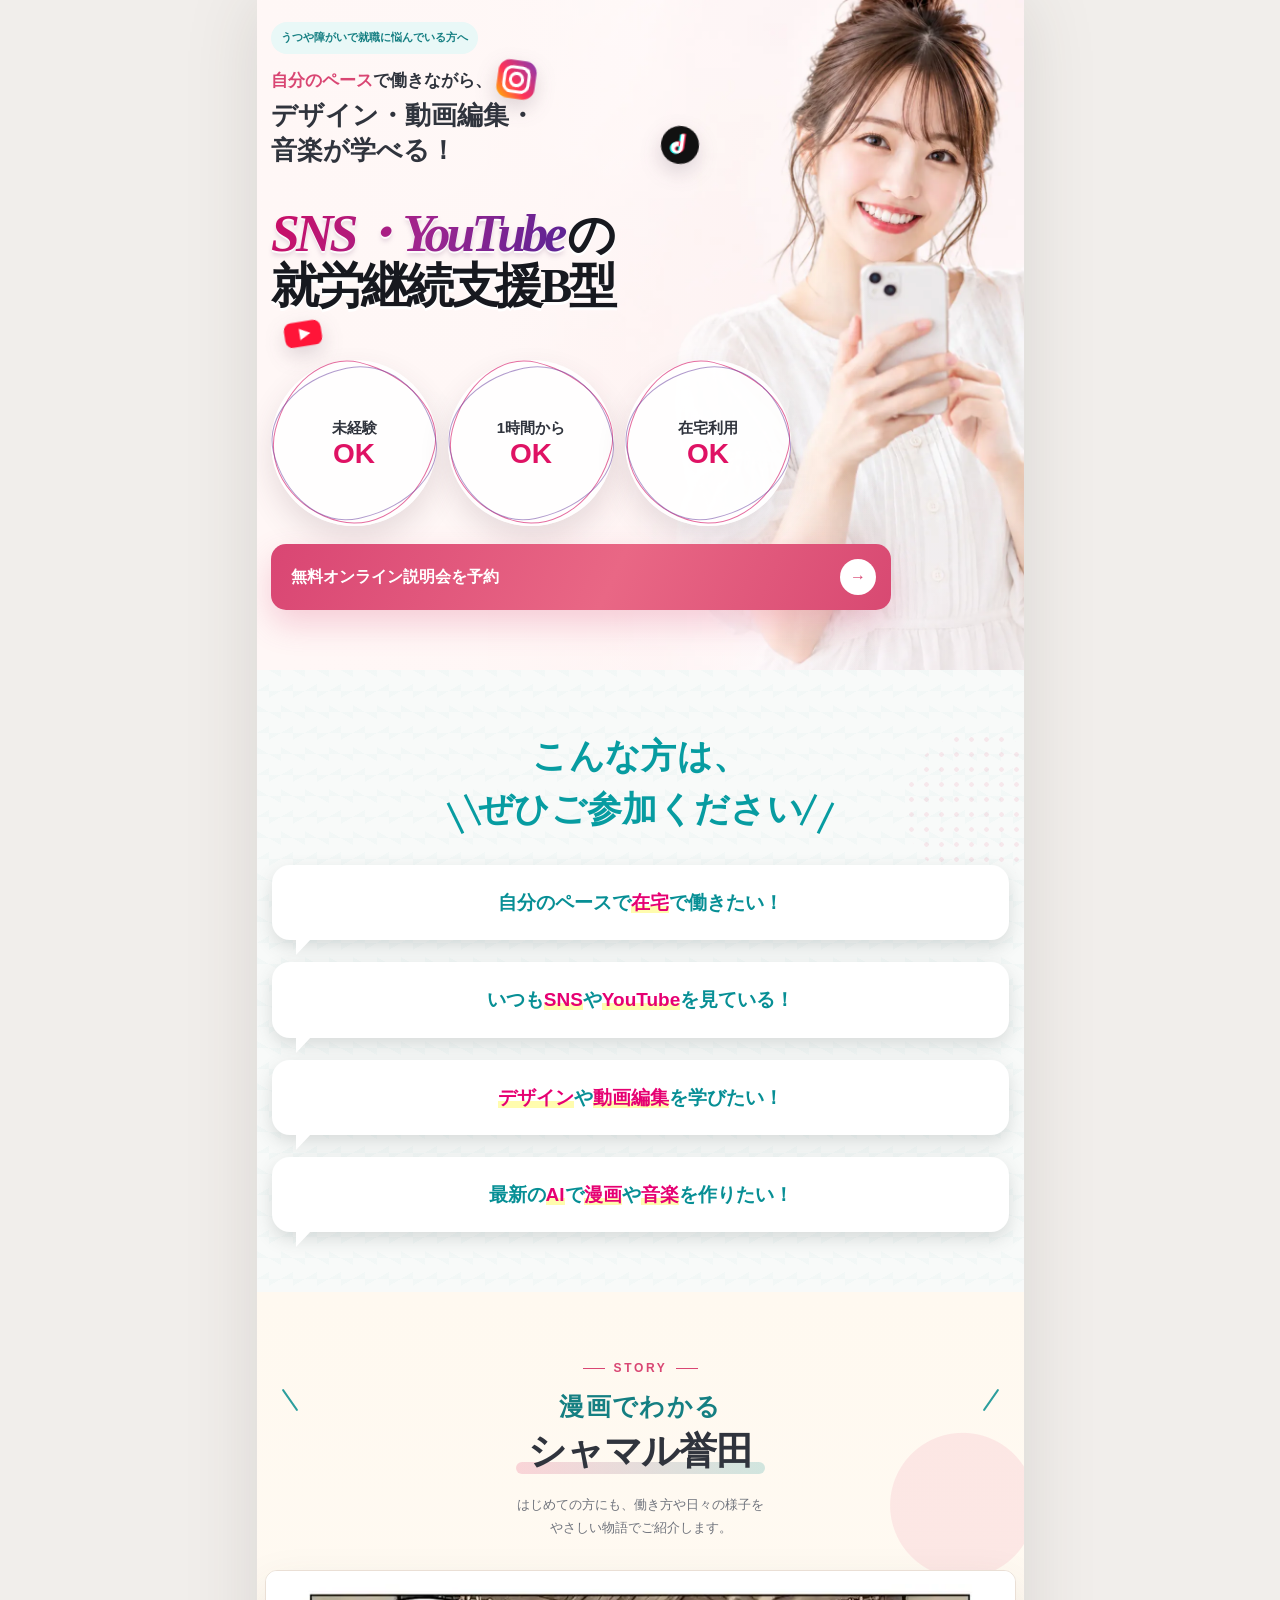
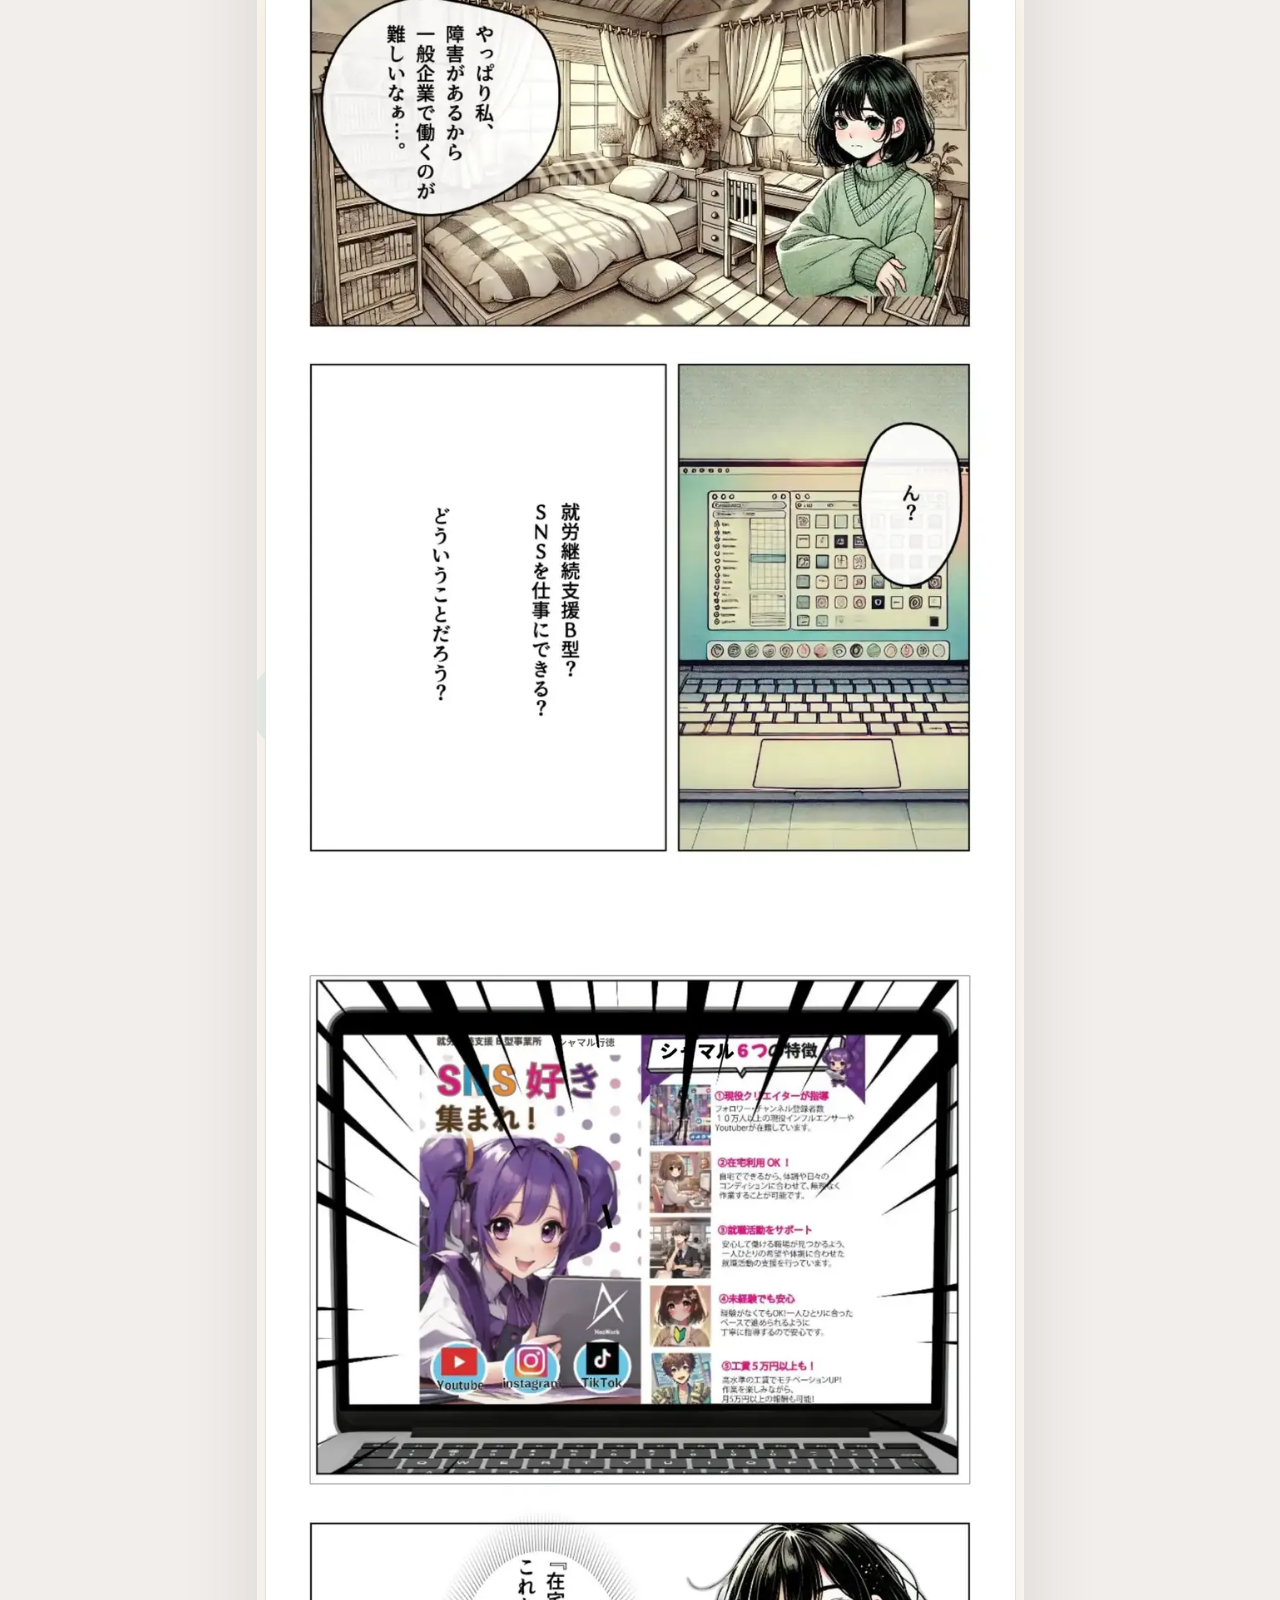
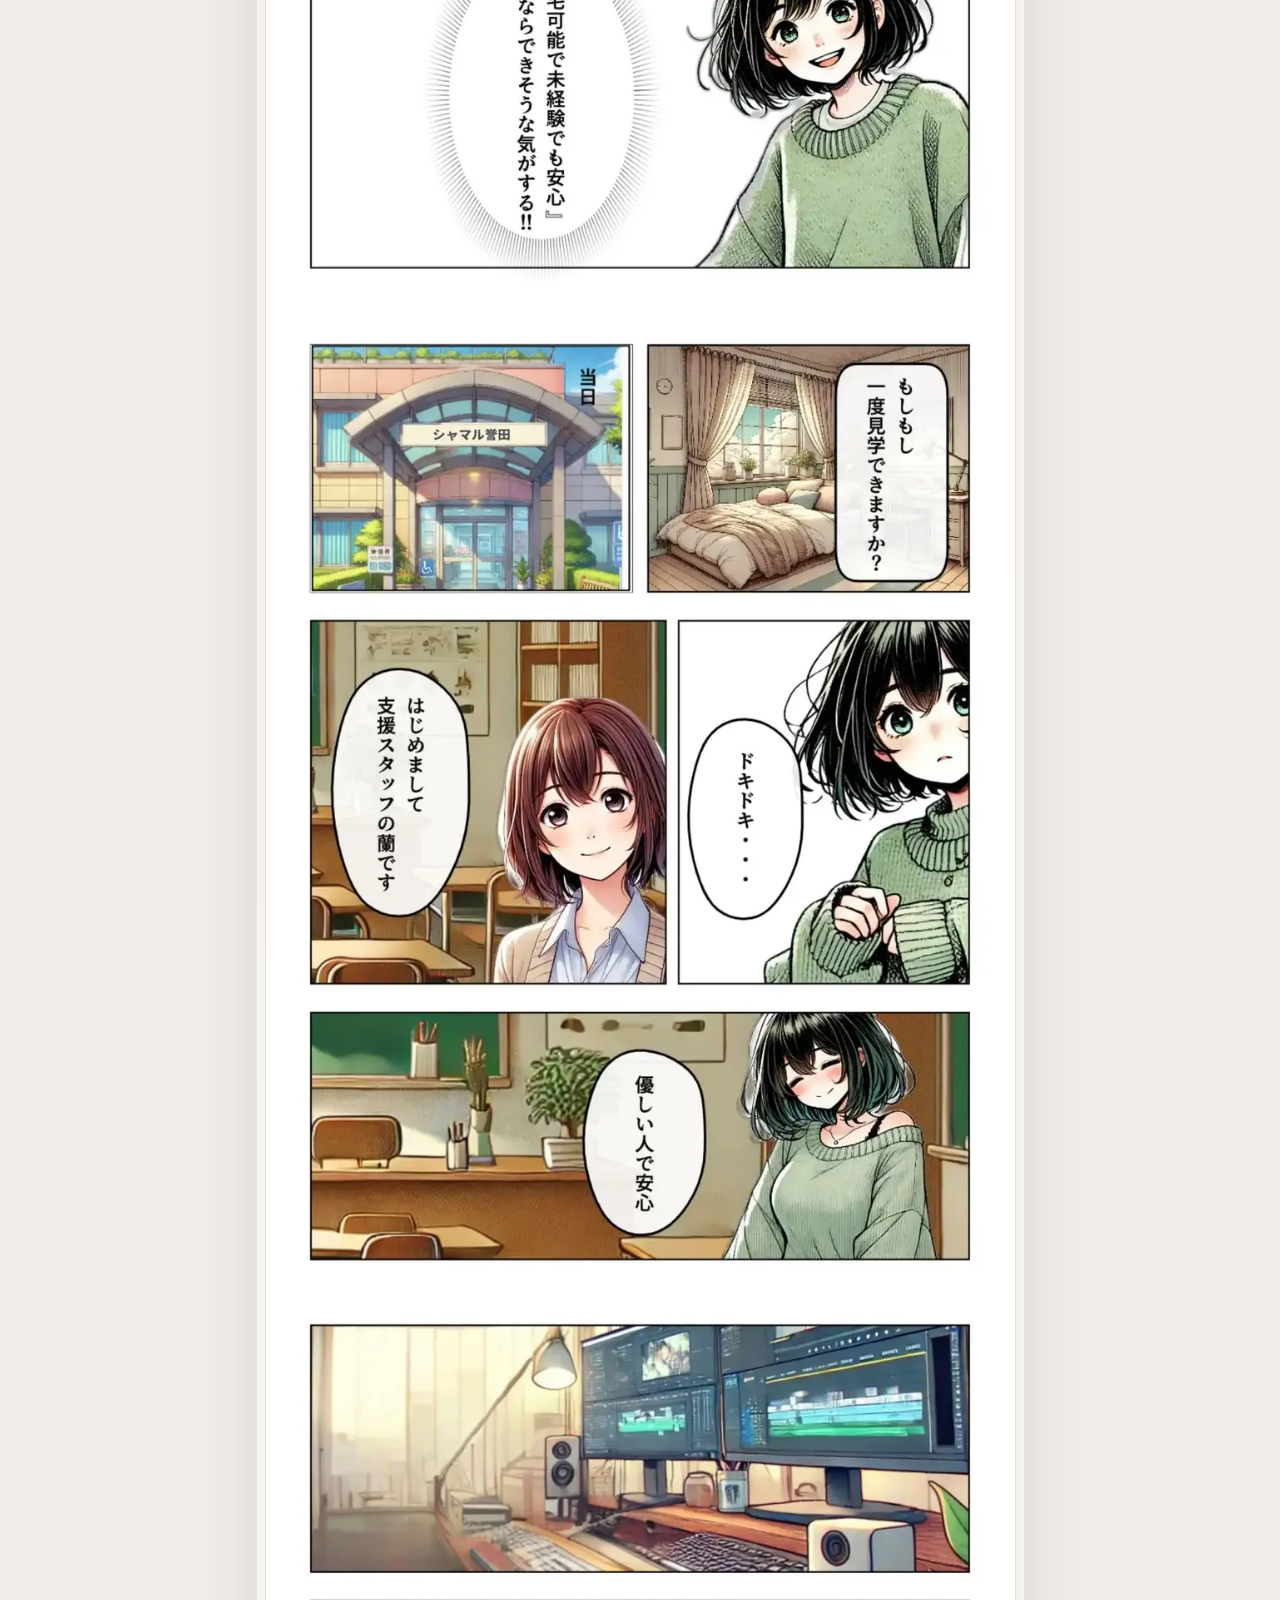
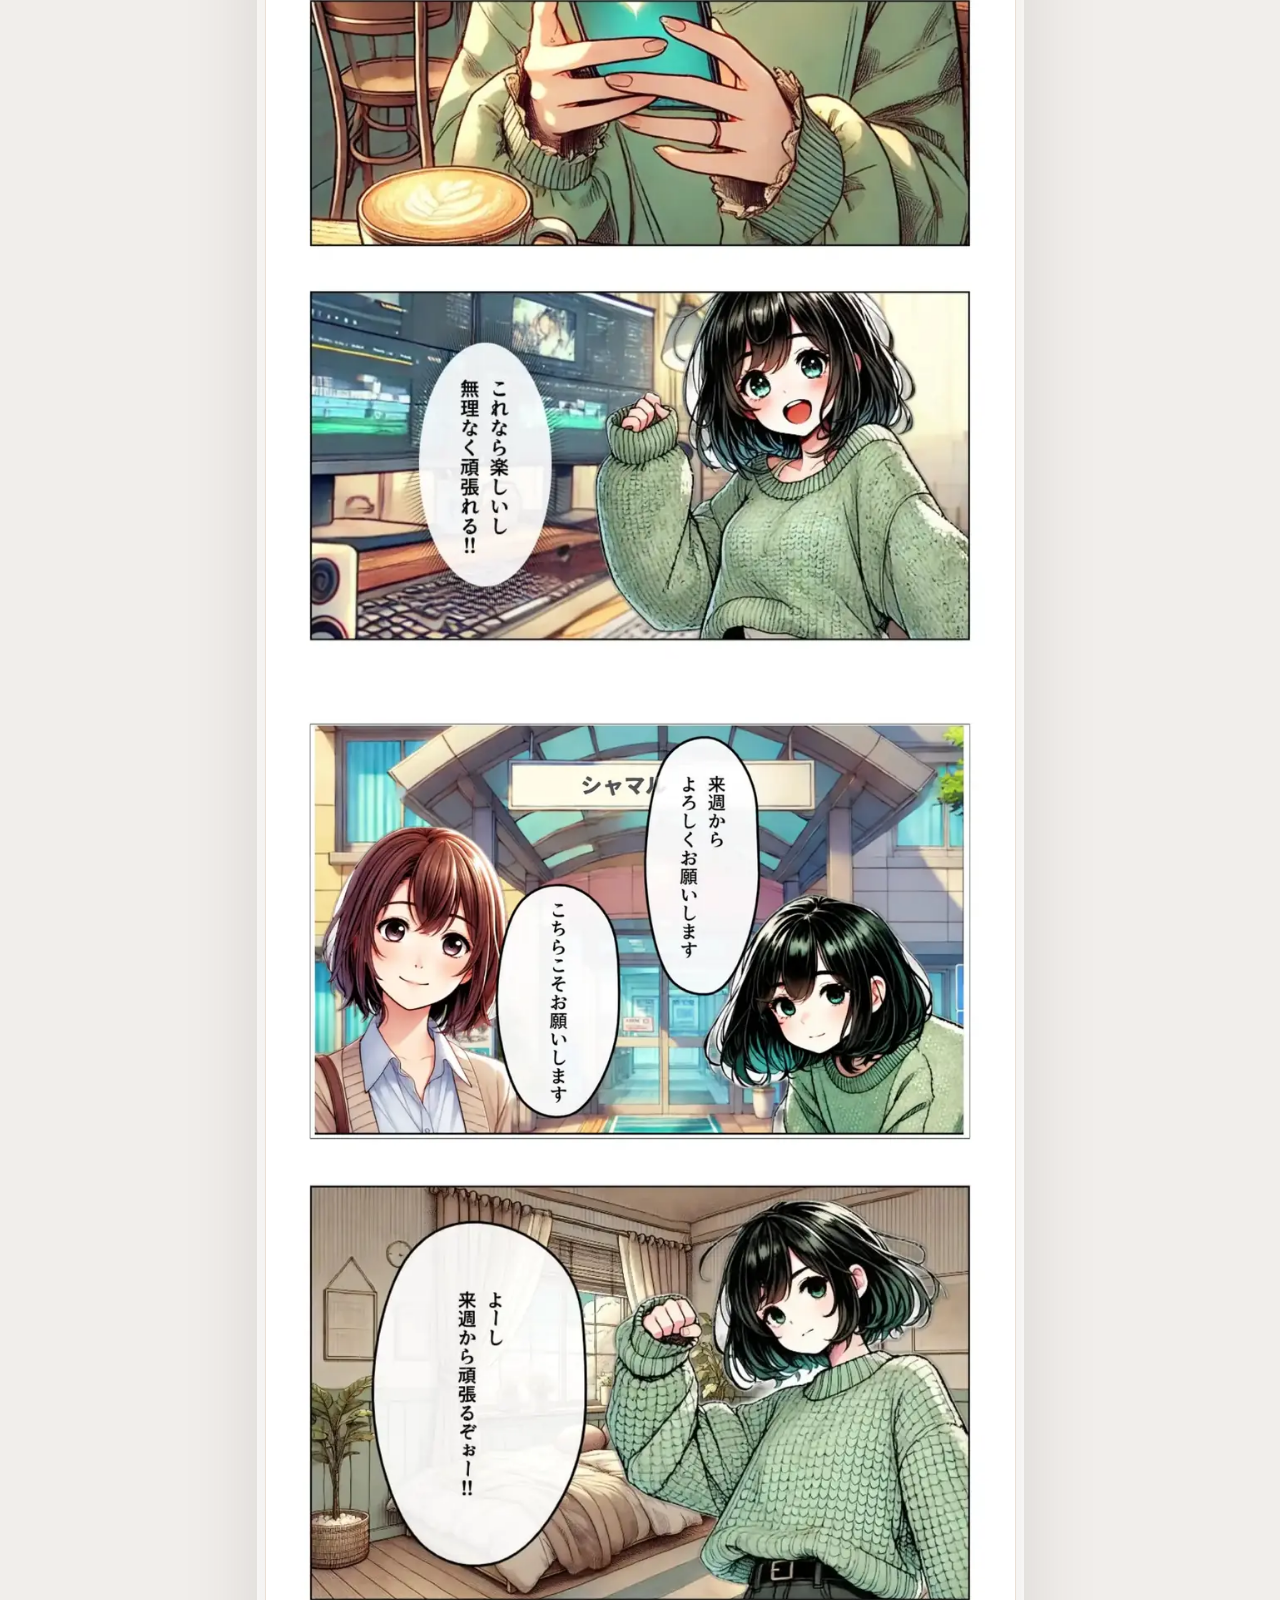
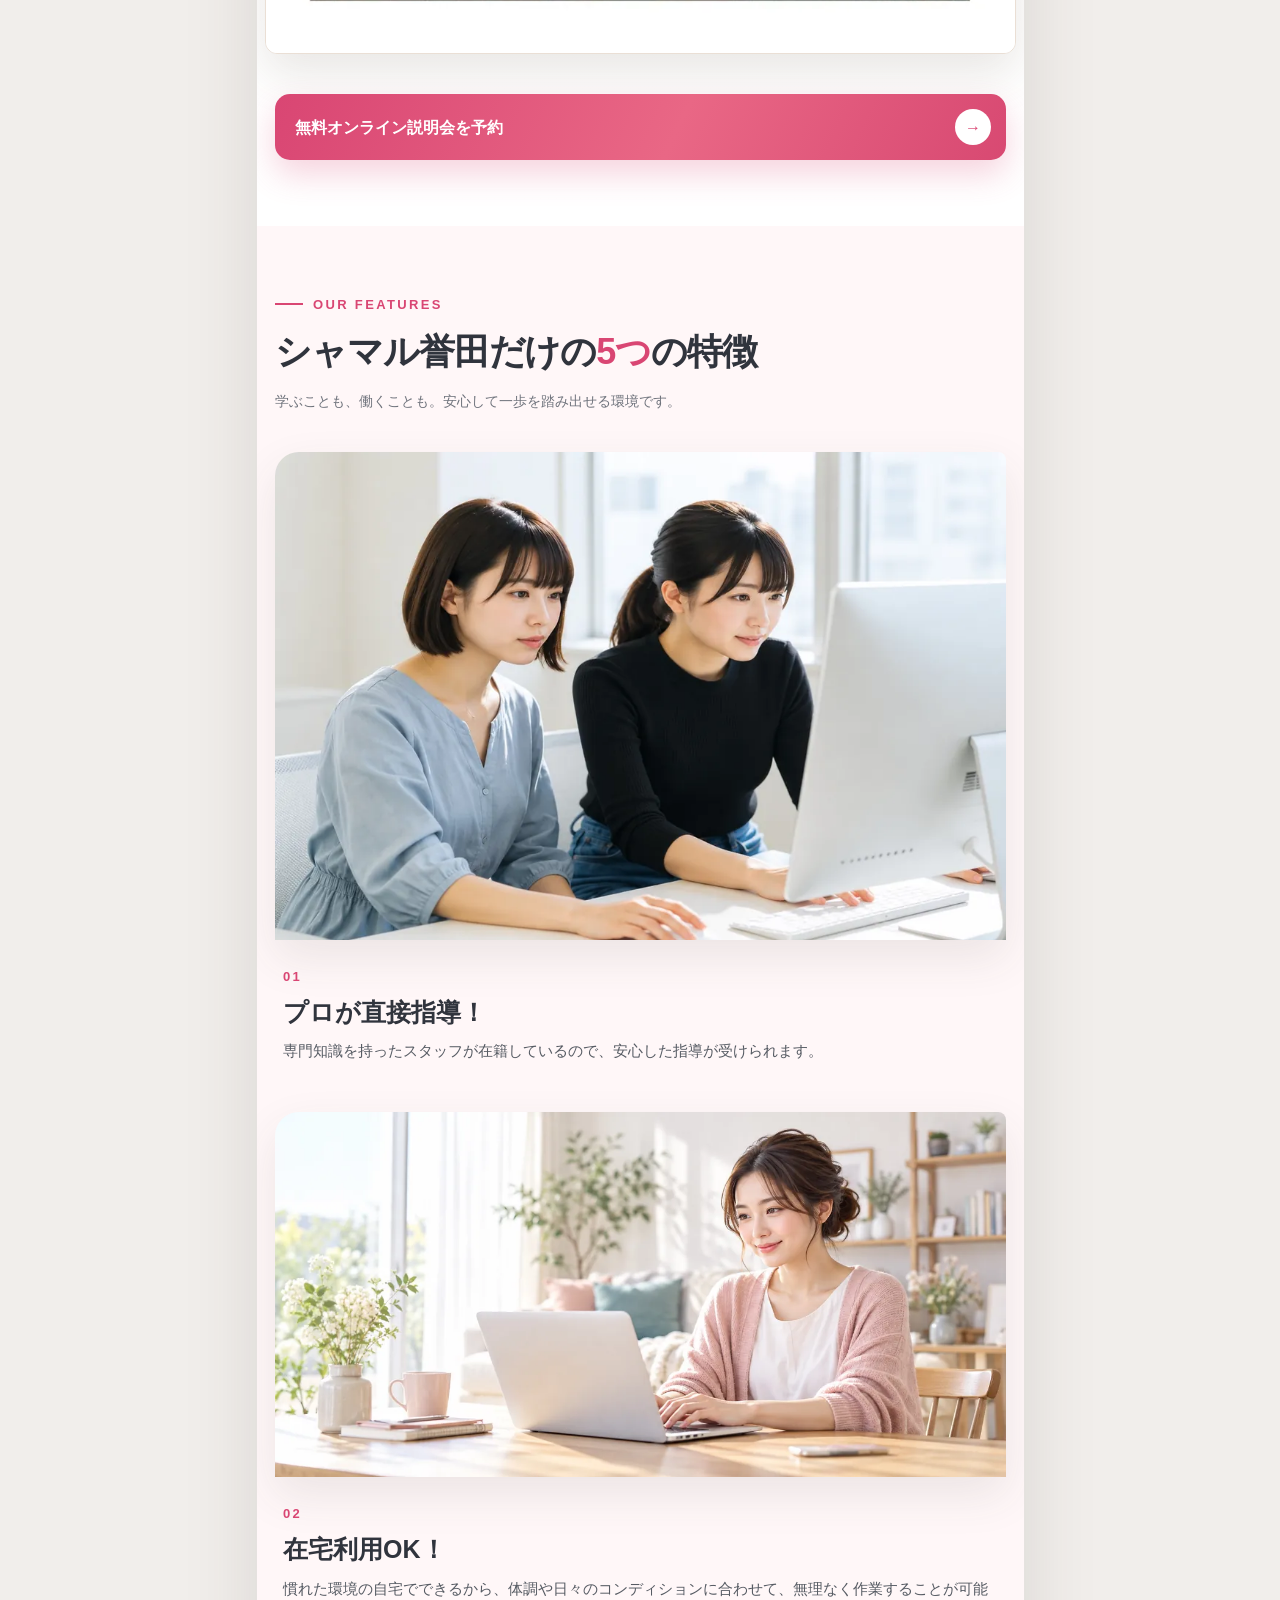
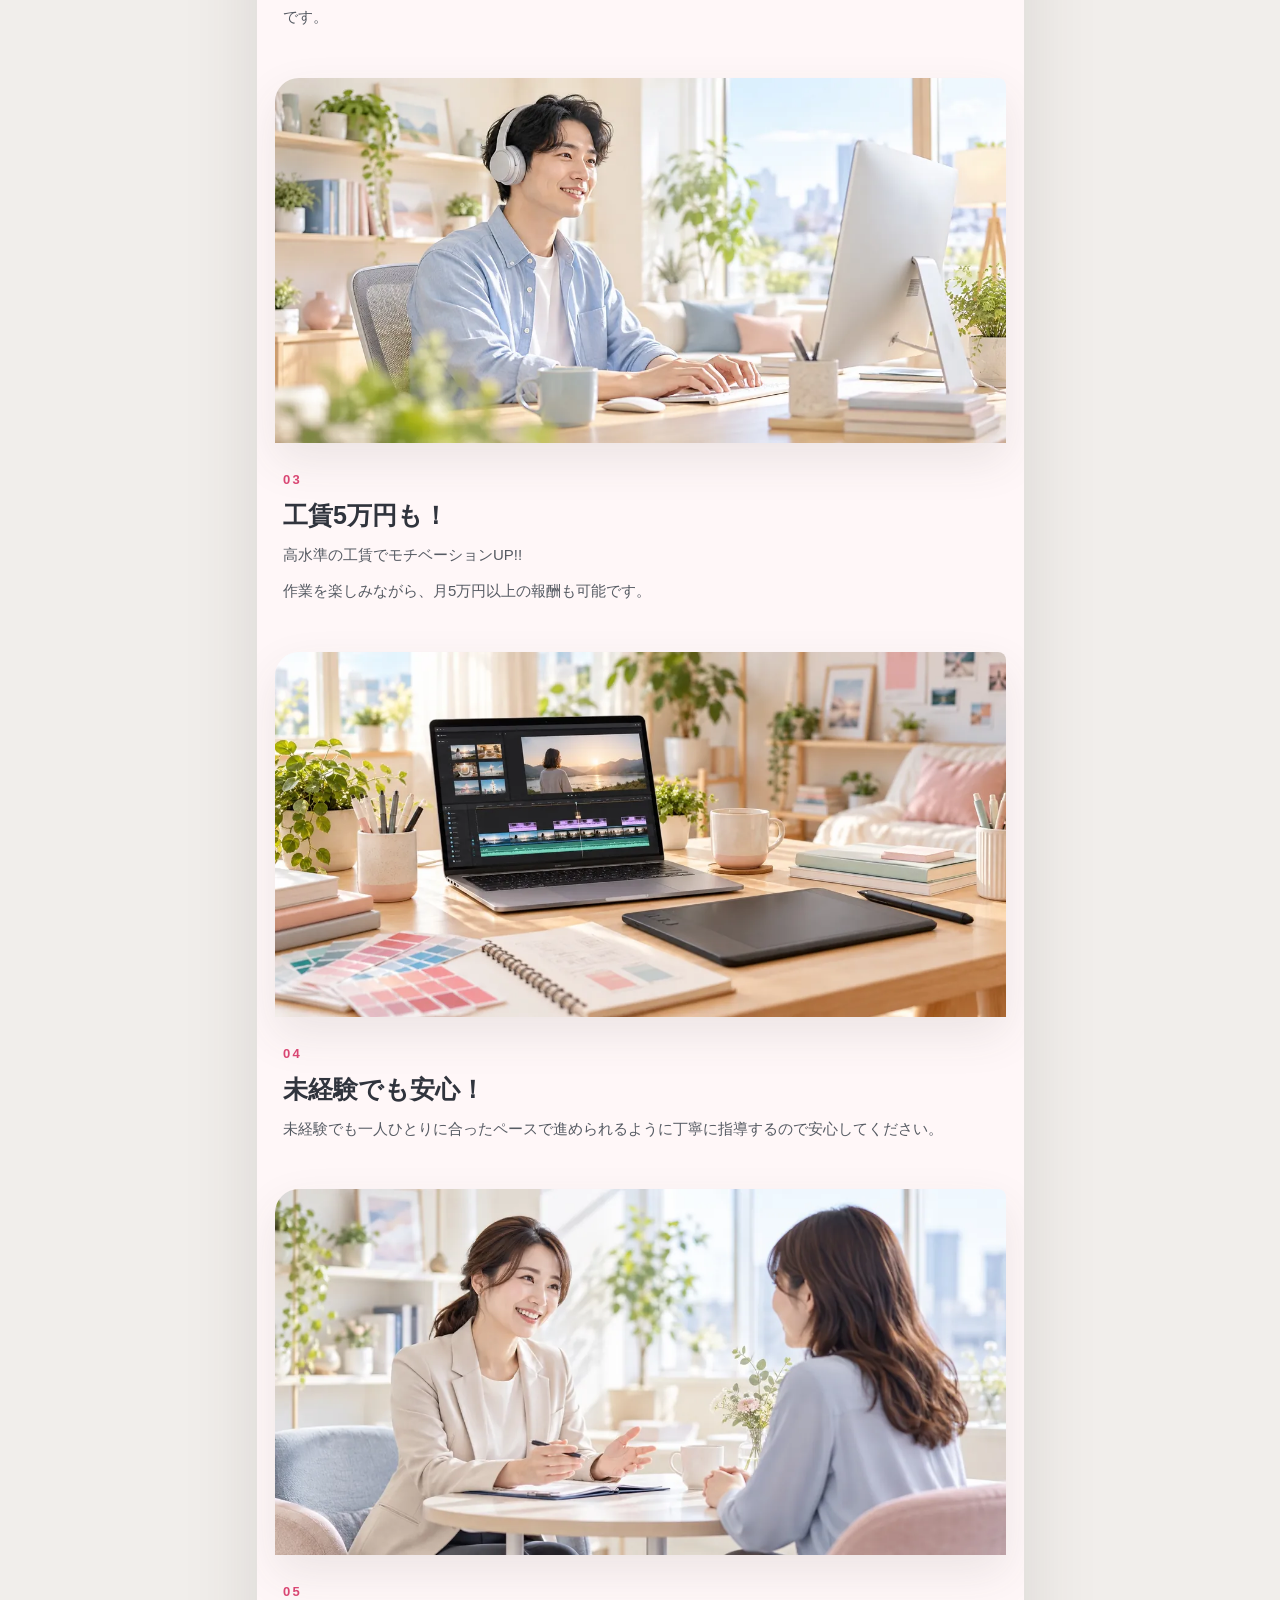
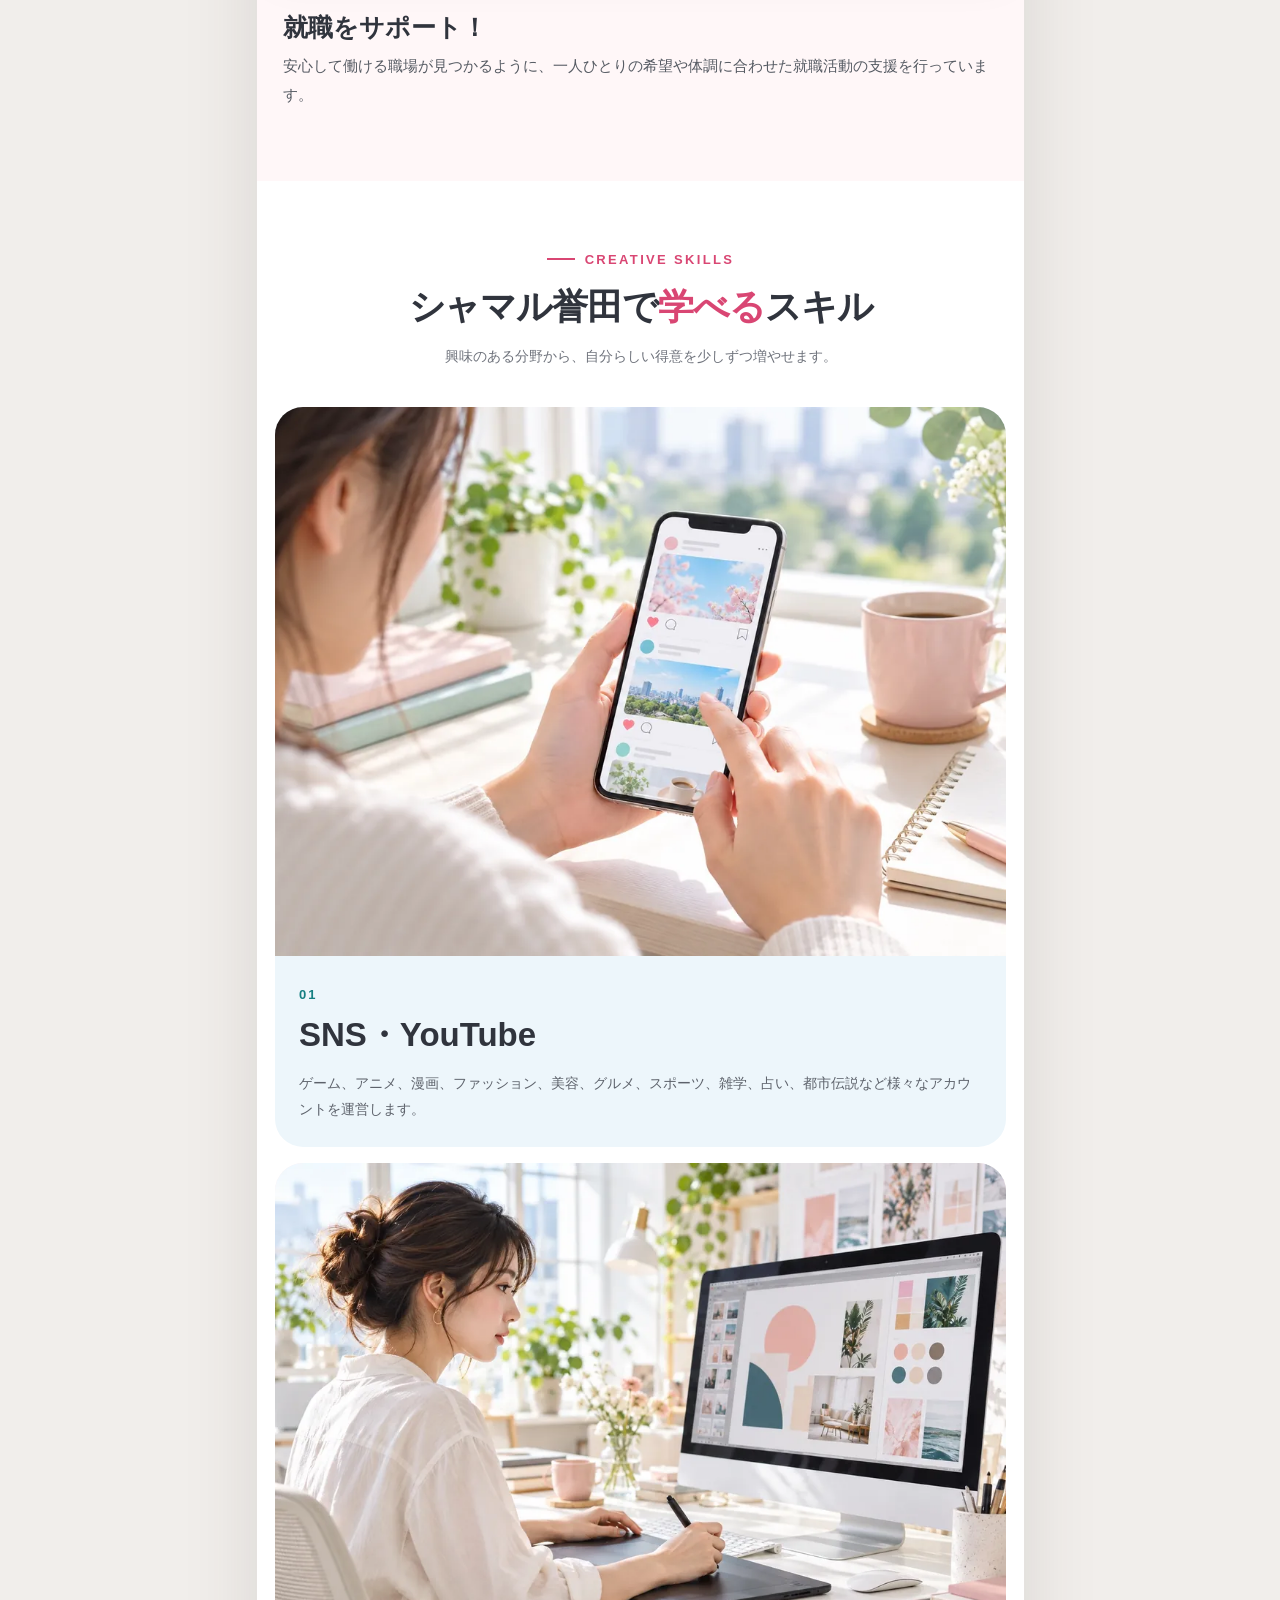
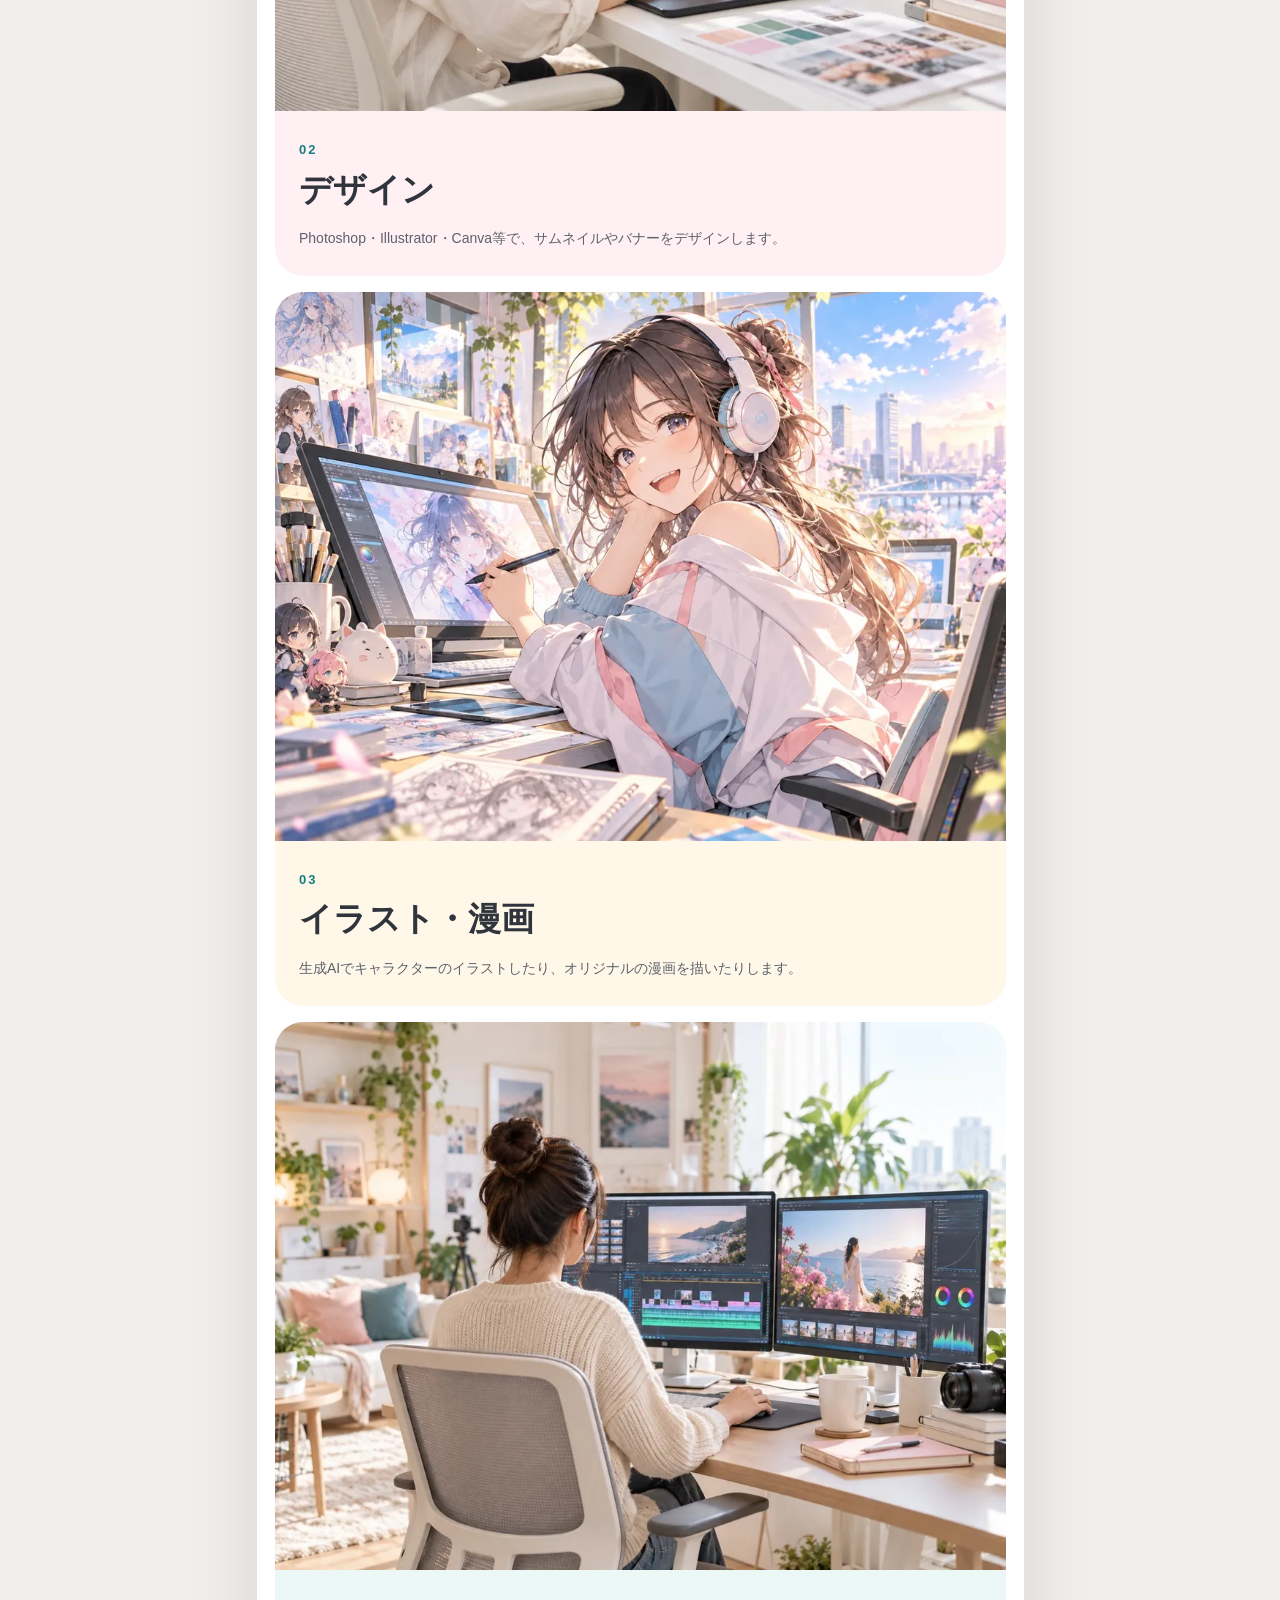
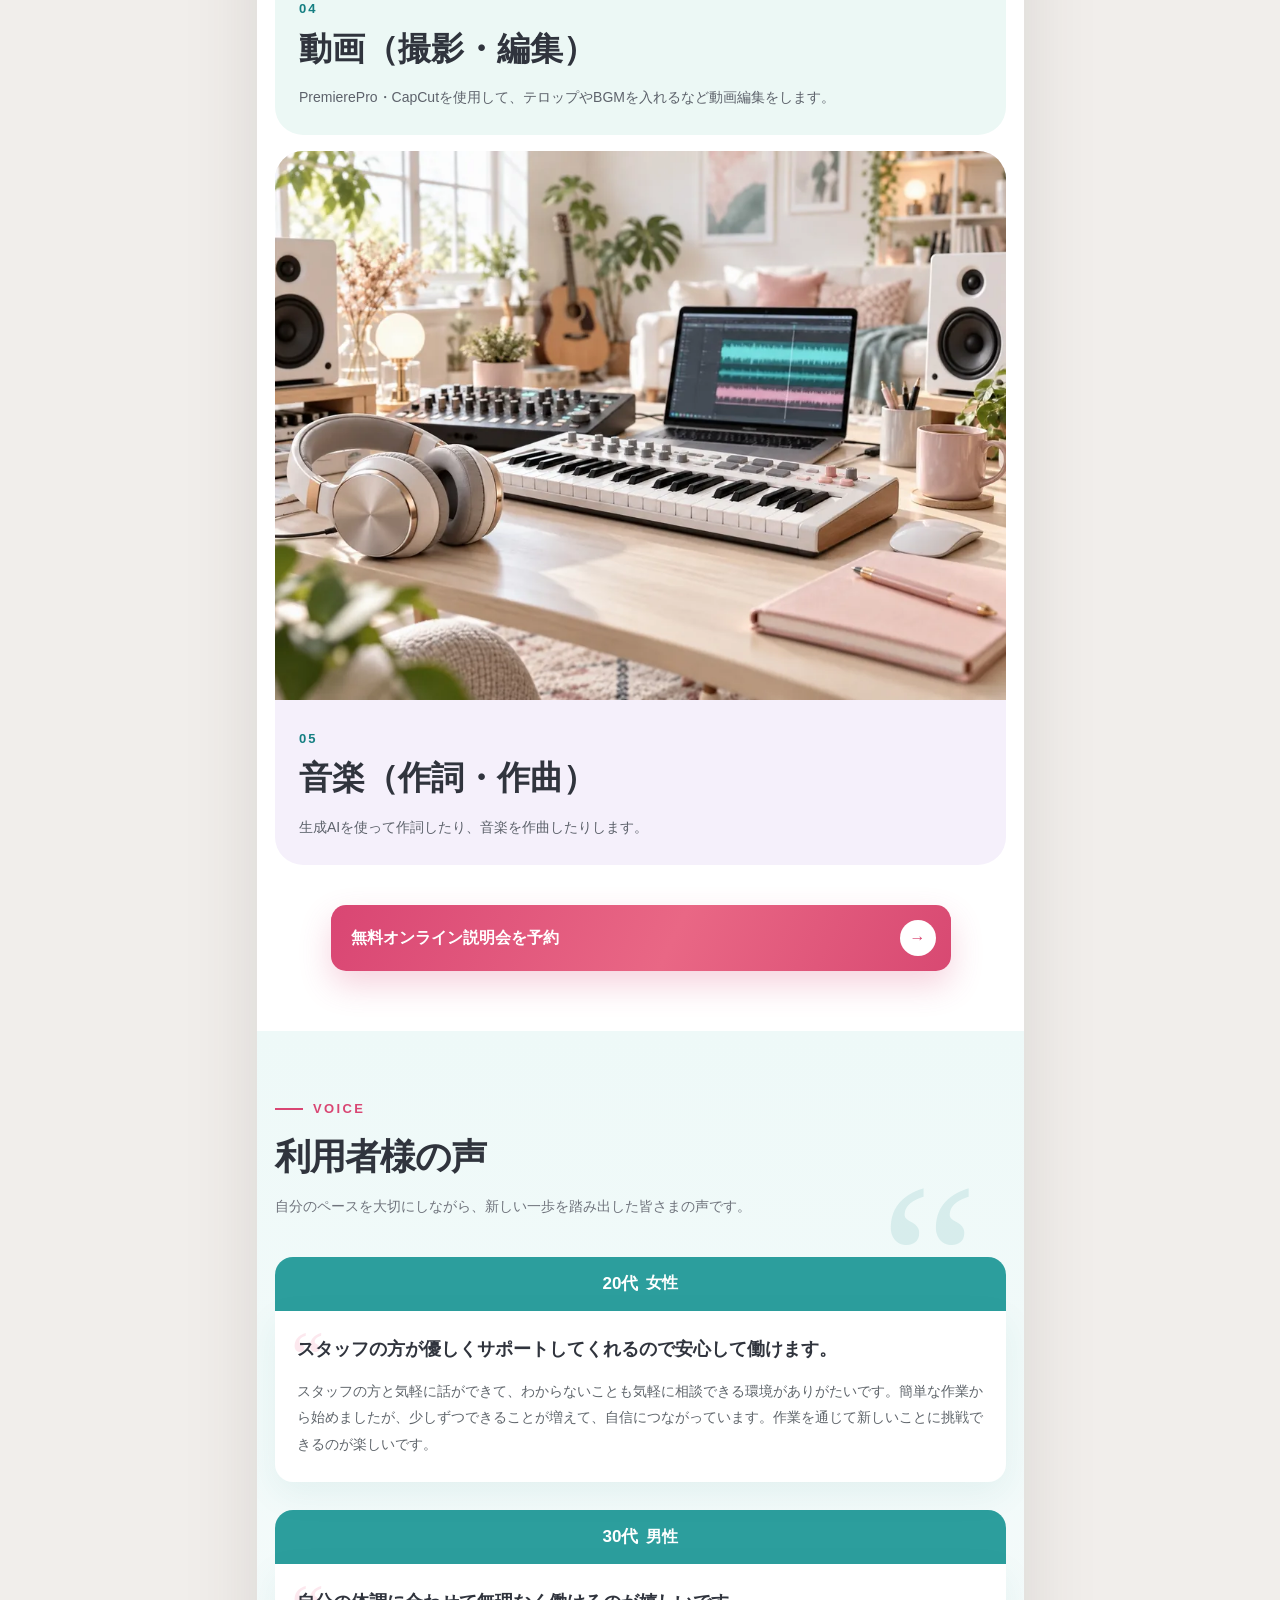
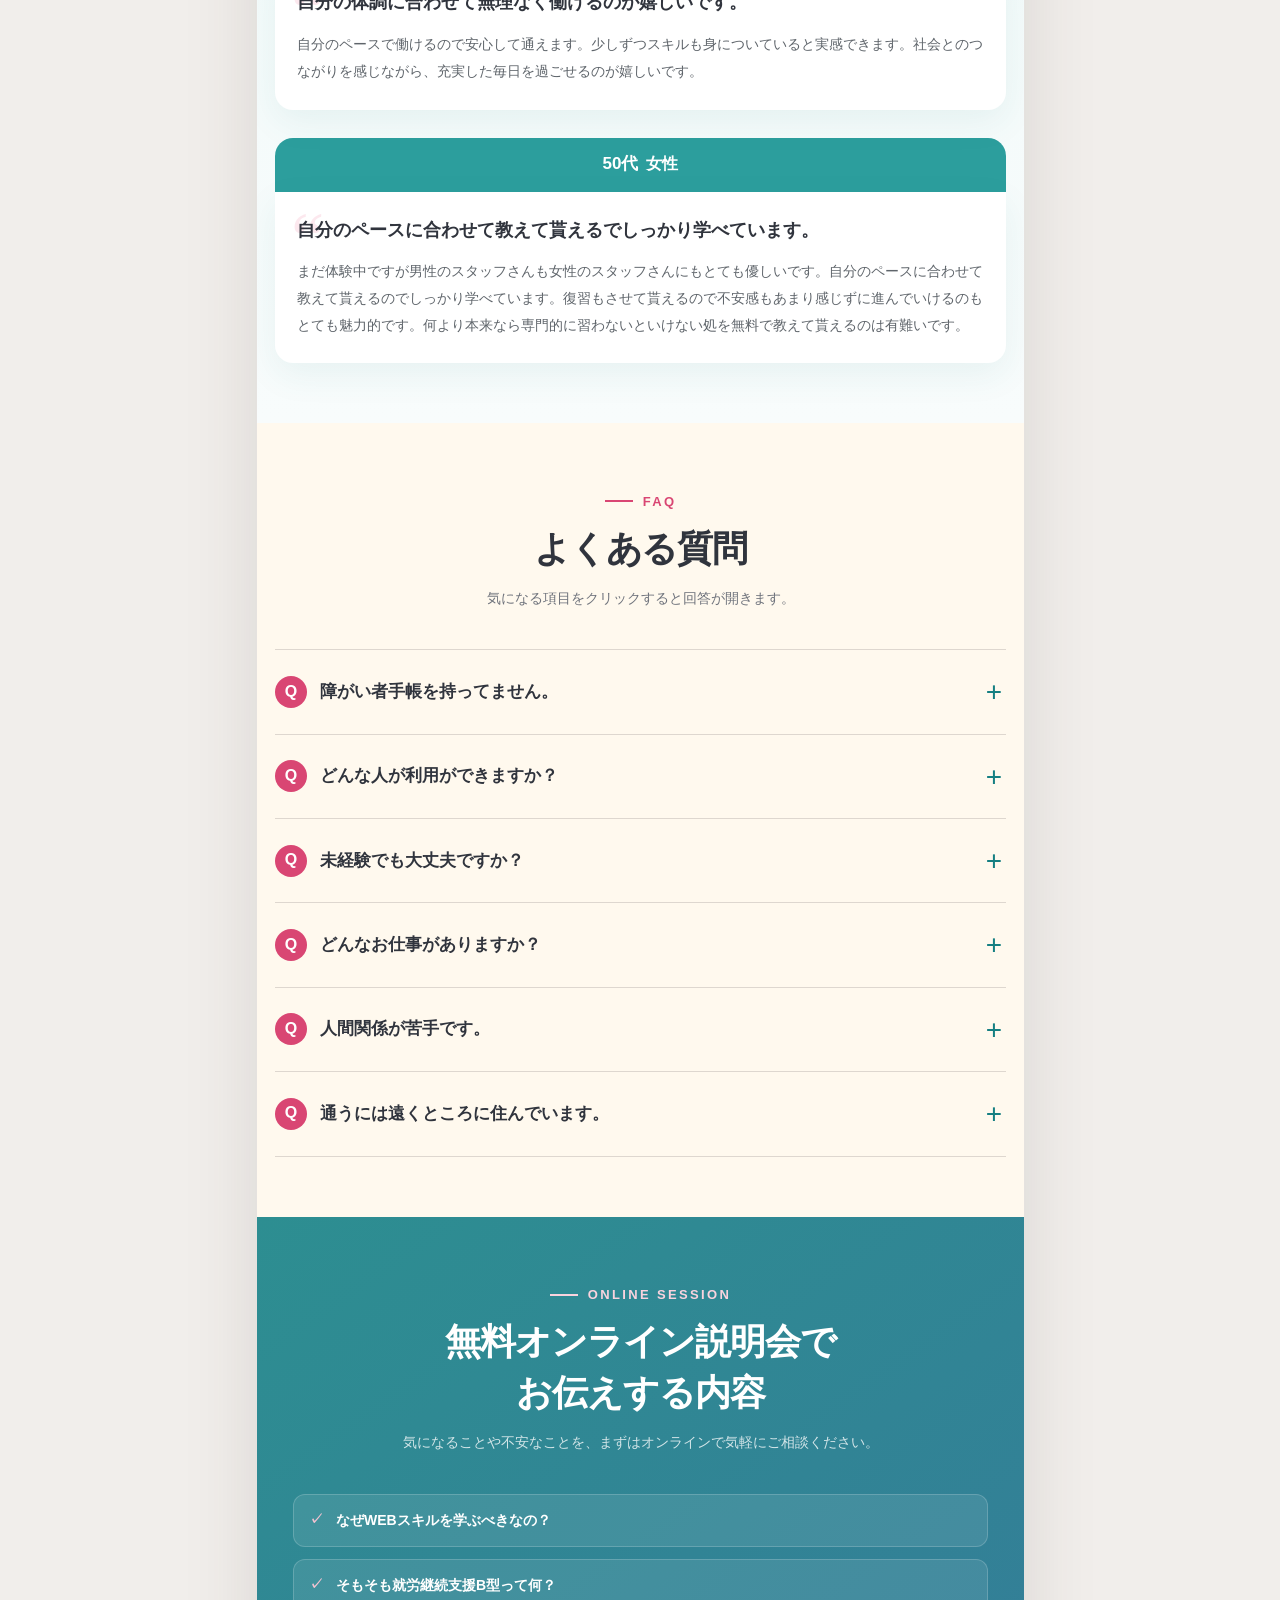
<file: index.html>
<!doctype html>
<html lang="ja">
  <head>
    <meta charset="UTF-8" />
    <meta name="viewport" content="width=device-width, initial-scale=1" />
    <meta name="description" content="SNS・YouTube専門の就労継続支援B型 シャマル誉田。デザイン・動画編集・音楽を、自分のペースで学びながら働けます。" />
    <meta name="theme-color" content="#fff8f5" />
    <title>シャマル誉田｜SNS・YouTube専門の就労継続支援B型</title>
    <link rel="preload" as="image" href="img/comic-lp-part-01-20261104.webp?v=20261104-2" fetchpriority="high" />
    <link rel="stylesheet" href="style.css?v=20261030-5" />
  </head>
  <body>
    <main class="lp" aria-label="シャマル誉田 ランディングページ">
      <section class="hero" aria-labelledby="hero-title">
        <div class="hero__content">
          <p class="hero__eyebrow">うつや障がいで就職に悩んでいる方へ</p>
          <div class="hero__copy"><p><strong>自分のペース</strong>で働きながら、</p><h1 id="hero-title">デザイン・動画編集・<br class="mobile-break" />音楽が学べる！</h1></div>
          <p class="hero__service"><span>SNS・YouTube</span>の<br />就労継続支援B型</p>
          <div class="hero__labels" aria-label="利用の特徴"><span>未経験 <strong>OK</strong></span><span>1時間から <strong>OK</strong></span><span>在宅利用 <strong>OK</strong></span></div>
          <a class="cta-button cta-button--hero" href="https://timerex.net/s/shamaru_4b67/d1ec0ae7/"><span>無料オンライン説明会を予約</span><span aria-hidden="true">→</span></a>
        </div>
        <div class="hero__photo" role="img" aria-label="スマートフォンを持って笑顔で働く女性"></div>
        <div class="hero__socials" aria-hidden="true">
          <span class="hero__social-icon hero__social-icon--instagram">
            <svg viewBox="0 0 64 64" role="img">
              <defs><linearGradient id="instagram-gradient" x1="8" y1="58" x2="58" y2="7" gradientUnits="userSpaceOnUse"><stop stop-color="#ffb800"/><stop offset=".42" stop-color="#ff3158"/><stop offset="1" stop-color="#833ab4"/></linearGradient></defs>
              <rect x="7" y="7" width="50" height="50" rx="15" fill="url(#instagram-gradient)"/>
              <rect x="16" y="16" width="32" height="32" rx="10" fill="none" stroke="#fff" stroke-width="4"/>
              <circle cx="32" cy="32" r="8" fill="none" stroke="#fff" stroke-width="4"/>
              <circle cx="45" cy="19" r="2.8" fill="#fff"/>
            </svg>
          </span>
          <span class="hero__social-icon hero__social-icon--youtube">
            <svg viewBox="0 0 64 64" role="img"><rect x="5" y="14" width="54" height="36" rx="11" fill="#ff1538"/><path d="M27 23.5 43 32 27 40.5Z" fill="#fff"/></svg>
          </span>
          <span class="hero__social-icon hero__social-icon--tiktok">
            <svg viewBox="0 0 64 64" role="img"><circle cx="32" cy="32" r="29" fill="#111"/><path d="M37 15v21.5a9 9 0 1 1-7-8.8V35a3.5 3.5 0 1 0 2 3.2V15z" fill="#25f4ee" transform="translate(-2 1)"/><path d="M37 15v21.5a9 9 0 1 1-7-8.8V35a3.5 3.5 0 1 0 2 3.2V15z" fill="#fe2c55" transform="translate(2 -1)"/><path d="M37 15v21.5a9 9 0 1 1-7-8.8V35a3.5 3.5 0 1 0 2 3.2V15z" fill="#fff"/></svg>
          </span>
        </div>
      </section>

      <section class="needs section" aria-labelledby="needs-title">
        <div class="section-heading section-heading--center"><span class="section-heading__en">FOR YOU</span><h2 id="needs-title">こんな方は、<br />ぜひご参加ください</h2><p>好きなことや興味を、無理のない働き方につなげてみませんか。</p></div>
        <ol class="needs__list">
          <li><span class="needs__number">01</span><p>自分のペースで<br /><strong>在宅</strong>で働きたい！</p></li>
          <li><span class="needs__number">02</span><p>いつも<strong>SNS</strong>や<strong>YouTube</strong>を見ている！</p></li>
          <li><span class="needs__number">03</span><p><strong>デザイン</strong>や<strong>動画編集</strong>を学びたい！</p></li>
          <li><span class="needs__number">04</span><p>最新の<strong>AI</strong>で<strong>漫画</strong>や<strong>音楽</strong>を作りたい！</p></li>
        </ol>
      </section>

      <section class="comic" aria-labelledby="comic-title">
        <div class="comic__heading">
          <span class="comic__eyebrow">STORY</span>
          <h2 id="comic-title"><span>漫画でわかる</span><strong>シャマル誉田</strong></h2>
          <p>はじめての方にも、働き方や日々の様子を<br />やさしい物語でご紹介します。</p>
        </div>
        <div class="comic__frame">
          <img class="comic__base" src="img/comic-lp-part-01-20261104.webp?v=20261104-2" alt="在宅でSNSの仕事を知った女性がシャマル誉田を見学し、動画編集などの仕事に前向きに取り組むまでを描いた漫画。" width="900" height="1173" loading="eager" decoding="sync" fetchpriority="high" />
          <img class="comic__base" src="img/comic-lp-part-02-20261104.webp?v=20261104-2" alt="" width="900" height="1174" loading="eager" decoding="sync" />
          <img class="comic__base" src="img/comic-lp-part-03-20261104.webp?v=20261104-2" alt="" width="900" height="1173" loading="eager" decoding="sync" />
          <img class="comic__base" src="img/comic-lp-part-04-20261104.webp?v=20261104-2" alt="" width="900" height="1174" loading="eager" decoding="sync" />
          <img class="comic__base" src="img/comic-lp-part-05-20261104.webp?v=20261104-2" alt="" width="900" height="1173" loading="eager" decoding="sync" />
        </div>
        <a class="cta-button comic__button" href="https://timerex.net/s/shamaru_4b67/d1ec0ae7/"><span>無料オンライン説明会を予約</span><span aria-hidden="true">→</span></a>
      </section>

      <section id="features" class="features section" aria-labelledby="features-title">
        <div class="section-heading"><span class="section-heading__en">OUR FEATURES</span><h2 id="features-title">シャマル誉田だけの<span>5つ</span>の特徴</h2><p>学ぶことも、働くことも。安心して一歩を踏み出せる環境です。</p></div>
        <div class="features__list">
          <article class="feature-row"><div class="media-sprite media-sprite--feature-1" role="img" aria-label="スタッフからパソコン操作の指導を受ける様子"></div><div class="feature-row__body"><span>01</span><h3>プロが直接指導！</h3><p>専門知識を持ったスタッフが在籍しているので、安心した指導が受けられます。</p></div></article>
          <article class="feature-row feature-row--reverse"><div class="media-sprite media-sprite--feature-2" role="img" aria-label="自宅でパソコン作業をする女性"></div><div class="feature-row__body"><span>02</span><h3>在宅利用OK！</h3><p>慣れた環境の自宅でできるから、体調や日々のコンディションに合わせて、無理なく作業することが可能です。</p></div></article>
          <article class="feature-row"><div class="media-sprite media-sprite--feature-3" role="img" aria-label="自宅でパソコン作業をする男性"></div><div class="feature-row__body"><span>03</span><h3>工賃5万円も！</h3><p>高水準の工賃でモチベーションUP!!</p><p>作業を楽しみながら、月5万円以上の報酬も可能です。</p></div></article>
          <article class="feature-row feature-row--reverse"><div class="media-sprite media-sprite--feature-4" role="img" aria-label="動画編集やデザインを学べる教材"></div><div class="feature-row__body"><span>04</span><h3>未経験でも安心！</h3><p>未経験でも一人ひとりに合ったペースで進められるように丁寧に指導するので安心してください。</p></div></article>
          <article class="feature-row"><div class="media-sprite media-sprite--feature-5" role="img" aria-label="就職活動について相談する様子"></div><div class="feature-row__body"><span>05</span><h3>就職をサポート！</h3><p>安心して働ける職場が見つかるように、一人ひとりの希望や体調に合わせた就職活動の支援を行っています。</p></div></article>
        </div>
      </section>

      <section class="skills section" aria-labelledby="skills-title">
        <div class="section-heading section-heading--center"><span class="section-heading__en">CREATIVE SKILLS</span><h2 id="skills-title">シャマル誉田で<span>学べる</span>スキル</h2><p>興味のある分野から、自分らしい得意を少しずつ増やせます。</p></div>
        <div class="skills__grid">
          <article class="skill-card skill-card--wide skill-card--blue"><div class="media-sprite media-sprite--skill-1" role="img" aria-label="SNSを操作するスマートフォン"></div><div><span>01</span><h3>SNS・YouTube</h3><p>ゲーム、アニメ、漫画、ファッション、美容、グルメ、スポーツ、雑学、占い、都市伝説など様々なアカウントを運営します。</p></div></article>
          <article class="skill-card skill-card--pink"><div class="media-sprite media-sprite--skill-2" role="img" aria-label="デザイン制作の作業画面"></div><div><span>02</span><h3>デザイン</h3><p>Photoshop・Illustrator・Canva等で、サムネイルやバナーをデザインします。</p></div></article>
          <article class="skill-card skill-card--cream"><div class="media-sprite media-sprite--skill-3" role="img" aria-label="生成AIで制作したキャラクターイラスト"></div><div><span>03</span><h3>イラスト・漫画</h3><p>生成AIでキャラクターのイラストしたり、オリジナルの漫画を描いたりします。</p></div></article>
          <article class="skill-card skill-card--mint"><div class="media-sprite media-sprite--skill-4" role="img" aria-label="動画編集ソフトの画面"></div><div><span>04</span><h3>動画（撮影・編集）</h3><p>PremierePro・CapCutを使用して、テロップやBGMを入れるなど動画編集をします。</p></div></article>
          <article class="skill-card skill-card--wide skill-card--lilac"><div class="media-sprite media-sprite--skill-5" role="img" aria-label="音楽制作に使うヘッドフォン"></div><div><span>05</span><h3>音楽（作詞・作曲）</h3><p>生成AIを使って作詞したり、音楽を作曲したりします。</p></div></article>
        </div>
        <a class="cta-button" href="https://timerex.net/s/shamaru_4b67/d1ec0ae7/"><span>無料オンライン説明会を予約</span><span aria-hidden="true">→</span></a>
      </section>

      <section class="voices section" aria-labelledby="voices-title">
        <div class="section-heading"><span class="section-heading__en">VOICE</span><h2 id="voices-title">利用者様の声</h2><p>自分のペースを大切にしながら、新しい一歩を踏み出した皆さまの声です。</p></div>
        <div class="voices__list">
          <figure class="voice"><div class="voice__meta"><span>20代</span><span>女性</span></div><blockquote><strong>スタッフの方が優しくサポートしてくれるので安心して働けます。</strong><p>スタッフの方と気軽に話ができて、わからないことも気軽に相談できる環境がありがたいです。簡単な作業から始めましたが、少しずつできることが増えて、自信につながっています。作業を通じて新しいことに挑戦できるのが楽しいです。</p></blockquote></figure>
          <figure class="voice voice--offset"><div class="voice__meta"><span>30代</span><span>男性</span></div><blockquote><strong>自分の体調に合わせて無理なく働けるのが嬉しいです。</strong><p>自分のペースで働けるので安心して通えます。少しずつスキルも身についていると実感できます。社会とのつながりを感じながら、充実した毎日を過ごせるのが嬉しいです。</p></blockquote></figure>
          <figure class="voice"><div class="voice__meta"><span>50代</span><span>女性</span></div><blockquote><strong>自分のペースに合わせて教えて貰えるでしっかり学べています。</strong><p>まだ体験中ですが男性のスタッフさんも女性のスタッフさんにもとても優しいです。自分のペースに合わせて教えて貰えるのでしっかり学べています。復習もさせて貰えるので不安感もあまり感じずに進んでいけるのもとても魅力的です。何より本来なら専門的に習わないといけない処を無料で教えて貰えるのは有難いです。</p></blockquote></figure>
        </div>
      </section>

      <section class="faq section" aria-labelledby="faq-title">
        <div class="section-heading section-heading--center"><span class="section-heading__en">FAQ</span><h2 id="faq-title">よくある質問</h2><p>気になる項目をクリックすると回答が開きます。</p></div>
        <div class="faq__list">
          <details><summary><span>Q</span>障がい者手帳を持ってません。</summary><div class="faq__answer"><span>A</span><p>障がい者手帳をお持ちでない方もご利用できます。お気軽にお問い合わせください。</p></div></details>
          <details><summary><span>Q</span>どんな人が利用ができますか？</summary><div class="faq__answer"><span>A</span><div><p>18歳以上の方で、以下いずれかの条件を満たす方が対象です。</p><ul><li>精神障がい（発達障がい、ADHD、統合失調症等）もしくは知的障がいの方</li><li>障害者総合支援法の対象疾病となっている難病等の方</li><li>心身の不調等で通院をされており、一般就労が難しい方</li></ul></div></div></details>
          <details><summary><span>Q</span>未経験でも大丈夫ですか？</summary><div class="faq__answer"><span>A</span><p>経験豊富なスタッフが指導しますので、未経験の方でもスキルを身に付けることが可能です。</p></div></details>
          <details><summary><span>Q</span>どんなお仕事がありますか？</summary><div class="faq__answer"><span>A</span><p>SNSやYouTubeに関連するお仕事になります。具体的には動画編集、デザインなどです。最近は生成AIを使ったお仕事も増えています。</p></div></details>
          <details><summary><span>Q</span>人間関係が苦手です。</summary><div class="faq__answer"><span>A</span><p>自分の心身の状態に合わせて、利用することが可能です。体調や環境へ慣れることを第一にして、最初は短い時間からの利用にするなどの調整をするもできます。</p></div></details>
          <details><summary><span>Q</span>通うには遠くところに住んでいます。</summary><div class="faq__answer"><span>A</span><p>在宅利用が可能なので、離れた場所に住んでいてもオンラインで利用可能です。</p></div></details>
        </div>
      </section>

      <section id="seminar" class="seminar section" aria-labelledby="seminar-title">
        <div class="seminar__inner">
          <div class="section-heading section-heading--seminar"><span class="section-heading__en">ONLINE SESSION</span><h2 id="seminar-title">無料オンライン説明会で<br />お伝えする内容</h2><p>気になることや不安なことを、まずはオンラインで気軽にご相談ください。</p></div>
          <ul class="seminar__topics"><li>なぜWEBスキルを学ぶべきなの？</li><li>そもそも就労継続支援B型って何？</li><li>シャマル誉田はどんなところ？</li><li>どんな人が利用しているの？</li><li>他の就労施設と何が違うの？</li><li>利用するまでの流れは？</li><li>どんな人から教えてもらえるの？</li><li>お給料はいくらもらえるの？</li></ul>
          <p class="seminar__lead">詳しい内容を知りたい方は、<br /><strong>無料オンライン説明会にご参加ください。</strong></p>
          <a class="cta-button cta-button--light" href="https://timerex.net/s/shamaru_4b67/d1ec0ae7/"><span>無料オンライン説明会を予約</span><span aria-hidden="true">→</span></a>
        </div>
        <footer class="footer"><a href="privacy-policy/">プライバシーポリシー</a><p>Copyright © 株式会社シャマル<br />All rights reserved.</p></footer>
      </section>
    </main>
    <script>
      (() => {
        const queryParams = new URLSearchParams(window.location.search);
        const getCampaignValue = (parameterName, storageKey) => {
          if (queryParams.has(parameterName)) {
            const valueFromUrl = queryParams.get(parameterName);
            try { if (valueFromUrl) sessionStorage.setItem(storageKey, valueFromUrl); else sessionStorage.removeItem(storageKey); } catch (_) {}
            return valueFromUrl || null;
          }
          try { return sessionStorage.getItem(storageKey); } catch (_) { return null; }
        };
        const source = getCampaignValue("utm_source", "shamaru_utm_source");
        const content = getCampaignValue("utm_content", "shamaru_utm_content");
        const isMetaSource = source?.toLowerCase() === "meta";
        if (!isMetaSource && !content) return;
        document.querySelectorAll('a[href^="https://timerex.net/"]').forEach((link) => {
          const timerexUrl = new URL(link.href);
          if (isMetaSource) timerexUrl.searchParams.set("fp83awt485l7y", "Meta");
          if (content) timerexUrl.searchParams.set("am3si2410bh8u", content);
          link.href = timerexUrl.toString();
        });
      })();
    </script>
  </body>
</html>
</file>
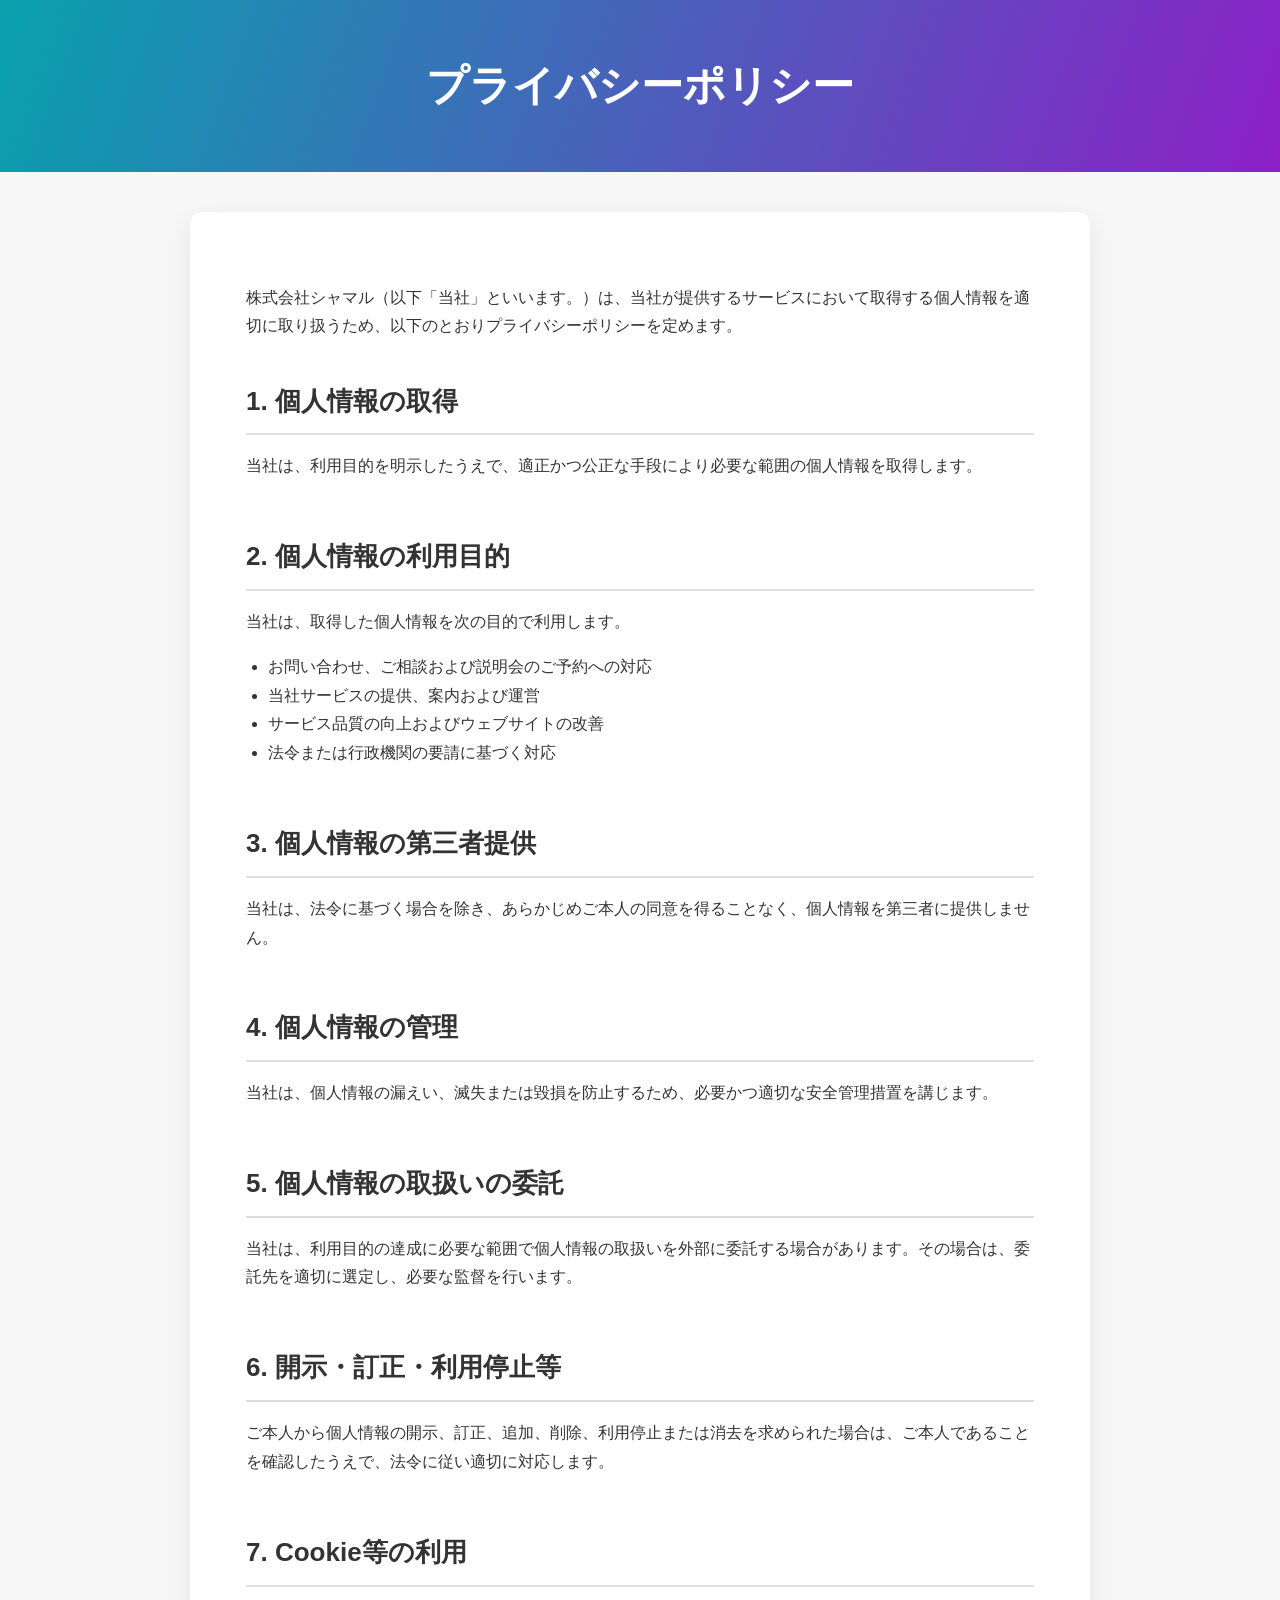
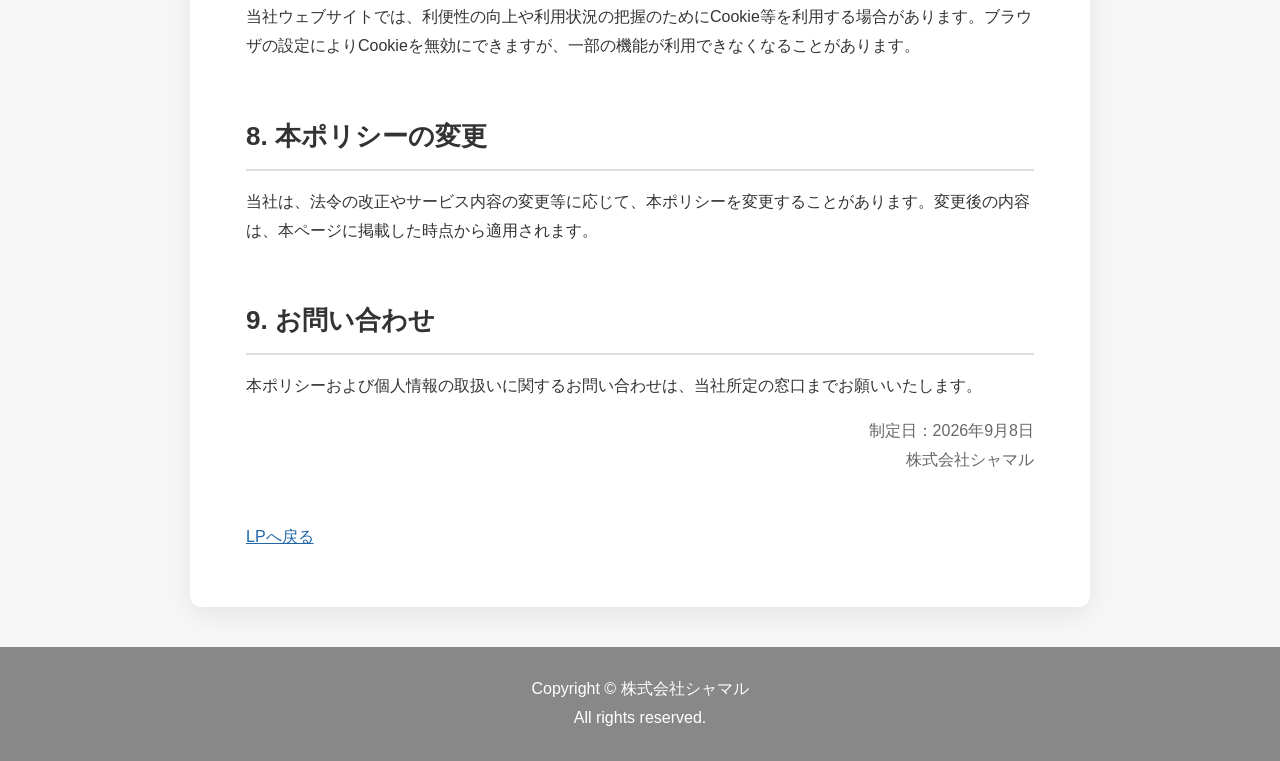
<file: privacy-policy/index.html>
<!doctype html>
<html lang="ja">
  <head>
    <meta charset="UTF-8" />
    <meta name="viewport" content="width=device-width, initial-scale=1" />
    <meta name="description" content="株式会社シャマルのプライバシーポリシーです。" />
    <title>プライバシーポリシー｜株式会社シャマル</title>
    <style>
      :root {
        color-scheme: light;
        --accent-start: #08a1ae;
        --accent-end: #8c20c7;
        --text: #333;
        --muted: #666;
        --line: #ddd;
      }

      * {
        box-sizing: border-box;
      }

      body {
        margin: 0;
        background: #f7f7f7;
        color: var(--text);
        font-family: "Hiragino Kaku Gothic ProN", "Yu Gothic", Meiryo, sans-serif;
        line-height: 1.8;
      }

      header {
        padding: 48px 20px;
        background: linear-gradient(110deg, var(--accent-start), var(--accent-end));
        color: #fff;
        text-align: center;
      }

      h1 {
        margin: 0;
        font-size: clamp(28px, 5vw, 42px);
      }

      main {
        width: min(calc(100% - 32px), 900px);
        margin: 40px auto;
        padding: clamp(24px, 5vw, 56px);
        border-radius: 12px;
        background: #fff;
        box-shadow: 0 8px 28px rgb(0 0 0 / 8%);
      }

      h2 {
        margin: 2em 0 0.65em;
        padding-bottom: 0.35em;
        border-bottom: 2px solid var(--line);
        font-size: clamp(20px, 3vw, 26px);
      }

      h2:first-of-type {
        margin-top: 1.4em;
      }

      p,
      li {
        font-size: 16px;
      }

      ul {
        padding-left: 1.4em;
      }

      .updated {
        color: var(--muted);
        text-align: right;
      }

      .back-link {
        display: inline-block;
        margin-top: 32px;
        color: #2167a8;
      }

      footer {
        padding: 28px 20px;
        background: #888;
        color: #fff;
        text-align: center;
      }

      @media (max-width: 600px) {
        header {
          padding-block: 34px;
        }

        main {
          margin-block: 24px;
        }
      }
    </style>
  </head>
  <body>
    <header>
      <h1>プライバシーポリシー</h1>
    </header>

    <main>
      <p>
        株式会社シャマル（以下「当社」といいます。）は、当社が提供するサービスにおいて取得する個人情報を適切に取り扱うため、以下のとおりプライバシーポリシーを定めます。
      </p>

      <h2>1. 個人情報の取得</h2>
      <p>当社は、利用目的を明示したうえで、適正かつ公正な手段により必要な範囲の個人情報を取得します。</p>

      <h2>2. 個人情報の利用目的</h2>
      <p>当社は、取得した個人情報を次の目的で利用します。</p>
      <ul>
        <li>お問い合わせ、ご相談および説明会のご予約への対応</li>
        <li>当社サービスの提供、案内および運営</li>
        <li>サービス品質の向上およびウェブサイトの改善</li>
        <li>法令または行政機関の要請に基づく対応</li>
      </ul>

      <h2>3. 個人情報の第三者提供</h2>
      <p>
        当社は、法令に基づく場合を除き、あらかじめご本人の同意を得ることなく、個人情報を第三者に提供しません。
      </p>

      <h2>4. 個人情報の管理</h2>
      <p>
        当社は、個人情報の漏えい、滅失または毀損を防止するため、必要かつ適切な安全管理措置を講じます。
      </p>

      <h2>5. 個人情報の取扱いの委託</h2>
      <p>
        当社は、利用目的の達成に必要な範囲で個人情報の取扱いを外部に委託する場合があります。その場合は、委託先を適切に選定し、必要な監督を行います。
      </p>

      <h2>6. 開示・訂正・利用停止等</h2>
      <p>
        ご本人から個人情報の開示、訂正、追加、削除、利用停止または消去を求められた場合は、ご本人であることを確認したうえで、法令に従い適切に対応します。
      </p>

      <h2>7. Cookie等の利用</h2>
      <p>
        当社ウェブサイトでは、利便性の向上や利用状況の把握のためにCookie等を利用する場合があります。ブラウザの設定によりCookieを無効にできますが、一部の機能が利用できなくなることがあります。
      </p>

      <h2>8. 本ポリシーの変更</h2>
      <p>
        当社は、法令の改正やサービス内容の変更等に応じて、本ポリシーを変更することがあります。変更後の内容は、本ページに掲載した時点から適用されます。
      </p>

      <h2>9. お問い合わせ</h2>
      <p>本ポリシーおよび個人情報の取扱いに関するお問い合わせは、当社所定の窓口までお願いいたします。</p>

      <p class="updated">制定日：2026年9月8日<br />株式会社シャマル</p>
      <a class="back-link" href="../">LPへ戻る</a>
    </main>

    <footer>Copyright © 株式会社シャマル<br />All rights reserved.</footer>
  </body>
</html>
</file>
<file: style.css>
:root {
  color-scheme: light;
  --page-width: 767px;
  --ink: #30343d;
  --muted: #6f737c;
  --pink: #e95f86;
  --pink-deep: #d94673;
  --pink-soft: #fff0f4;
  --teal: #2c9e9d;
  --teal-deep: #157f82;
  --teal-soft: #e9f8f7;
  --blue-soft: #edf6fb;
  --cream: #fff9ee;
  --line: #e8e1dc;
  --shadow: 0 18px 45px rgb(71 64 61 / 10%);
}

* { box-sizing: border-box; }

html { scroll-behavior: smooth; background: #f1eeeb; }

body {
  margin: 0;
  min-width: 320px;
  overflow-x: hidden;
  color: var(--ink);
  background: #f1eeeb;
  font-family: "Hiragino Kaku Gothic ProN", "Yu Gothic", Meiryo, sans-serif;
  line-height: 1.8;
}

img { max-width: 100%; }
a { color: inherit; }
.mobile-break { display: none; }
.sr-only { position: absolute; width: 1px; height: 1px; padding: 0; margin: -1px; overflow: hidden; clip: rect(0, 0, 0, 0); white-space: nowrap; border: 0; }

.lp {
  width: min(100%, var(--page-width));
  margin-inline: auto;
  overflow: hidden;
  background: #fff;
  box-shadow: 0 0 70px rgb(60 51 46 / 13%);
  container-type: inline-size;
  container-name: lp;
}

.section { padding: clamp(72px, 9vw, 112px) clamp(26px, 7vw, 82px); }

.section-heading { max-width: 760px; margin: 0 0 54px; }
.section-heading--center { margin-inline: auto; text-align: center; }
.section-heading__en {
  display: inline-flex;
  align-items: center;
  gap: 10px;
  margin-bottom: 10px;
  color: var(--pink-deep);
  font-size: 13px;
  font-weight: 800;
  letter-spacing: .18em;
}
.section-heading__en::before { width: 28px; height: 2px; background: currentColor; content: ""; }
.section-heading h2 {
  margin: 0;
  color: var(--ink);
  font-size: clamp(31px, 4.9vw, 55px);
  font-weight: 800;
  letter-spacing: -.03em;
  line-height: 1.35;
}
.section-heading h2 span { color: var(--pink-deep); }
.section-heading p { margin: 18px 0 0; color: var(--muted); font-size: clamp(15px, 1.8vw, 18px); }

.cta-button {
  position: relative;
  display: flex;
  align-items: center;
  justify-content: space-between;
  width: min(100%, 620px);
  min-height: 78px;
  padding: 18px 22px 18px 34px;
  margin: 56px auto 0;
  border-radius: 18px;
  color: #fff;
  background: linear-gradient(115deg, var(--pink-deep), #e96785 55%, #d84972);
  box-shadow: 0 14px 32px rgb(217 70 115 / 24%);
  font-size: clamp(17px, 2.4vw, 25px);
  font-weight: 800;
  line-height: 1.35;
  text-decoration: none;
  transform-origin: center;
  animation: cta-pulse 2s ease-in-out infinite;
}
.cta-button > span:last-child {
  display: grid;
  flex: 0 0 42px;
  width: 42px;
  height: 42px;
  margin-left: 16px;
  place-items: center;
  border-radius: 50%;
  color: var(--pink-deep);
  background: #fff;
}
.cta-button:hover { filter: brightness(1.05); }
.cta-button:focus-visible { outline: 4px solid #f0b617; outline-offset: 5px; }
@keyframes cta-pulse { 0%, 100% { transform: scale(1); } 50% { transform: scale(.94); } }

/* Hero */
.hero {
  position: relative;
  display: grid;
  grid-template-columns: 58% 42%;
  min-height: 760px;
  overflow: hidden;
  background:
    radial-gradient(circle at 20% 16%, rgb(255 255 255 / 95%) 0 95px, transparent 98px),
    linear-gradient(135deg, #fff 0%, #fff7f6 50%, #fce9ef 100%);
}
.hero::before {
  position: absolute;
  bottom: -110px;
  left: -90px;
  width: 310px;
  height: 310px;
  border: 45px solid rgb(44 158 157 / 8%);
  border-radius: 50%;
  content: "";
}
.hero__content { position: relative; z-index: 2; padding: 68px 16px 54px clamp(30px, 6.5vw, 78px); }
.hero__eyebrow {
  display: inline-block;
  margin: 0 0 30px;
  padding: 8px 16px;
  border-radius: 999px;
  color: var(--teal-deep);
  background: var(--teal-soft);
  font-size: clamp(14px, 1.8vw, 18px);
  font-weight: 700;
}
.hero__copy p { margin: 0 0 8px; font-size: clamp(23px, 3.2vw, 38px); font-weight: 700; line-height: 1.45; }
.hero__copy p strong { color: var(--pink-deep); }
.hero h1 { margin: 0; font-size: clamp(28px, 4.1vw, 48px); font-weight: 900; line-height: 1.35; }
.hero__service {
  position: relative;
  z-index: 4;
  width: min(700px, 112%);
  margin: 28px 0 32px;
  color: #17191f;
  font-family: "Yu Mincho", "Hiragino Mincho ProN", serif;
  font-size: clamp(38px, 5.5vw, 66px);
  font-weight: 900;
  letter-spacing: -.065em;
  line-height: 1.08;
  text-shadow: 0 3px 0 rgb(255 255 255 / 92%);
}
.hero__service span {
  display: inline-block;
  padding-right: .12em;
  margin-right: -.06em;
  color: transparent;
  background: linear-gradient(110deg, #c90f67 3%, #9d258f 52%, #572395 100%);
  -webkit-background-clip: text;
  background-clip: text;
  -webkit-text-fill-color: transparent;
  font-family: Georgia, "Times New Roman", serif;
  font-size: 1.08em;
  font-style: italic;
  letter-spacing: -.075em;
  text-shadow: none;
  filter: drop-shadow(0 2px 0 rgb(255 255 255 / 88%)) drop-shadow(0 3px 2px rgb(85 36 91 / 14%));
}
.hero__labels {
  position: relative;
  z-index: 4;
  display: grid;
  grid-template-columns: repeat(3, minmax(132px, 164px));
  justify-content: start;
  gap: 14px;
}
.hero__labels span {
  position: relative;
  display: grid;
  aspect-ratio: 1;
  min-width: 0;
  padding: 18px 9px;
  place-content: center;
  border: 0;
  border-radius: 50%;
  background: rgb(255 255 255 / 94%);
  box-shadow: 0 14px 30px rgb(82 56 71 / 14%);
  font-size: 17px;
  font-weight: 800;
  line-height: 1.25;
  text-align: center;
  isolation: isolate;
}
.hero__labels span::before,
.hero__labels span::after {
  position: absolute;
  inset: 3px;
  border: 1.5px solid rgb(220 54 124 / 72%);
  border-radius: 41% 59% 47% 53% / 54% 42% 58% 46%;
  content: "";
  pointer-events: none;
  transform: rotate(14deg);
}
.hero__labels span::after {
  inset: 8px 2px;
  border-color: rgb(112 70 163 / 54%);
  border-radius: 55% 45% 57% 43% / 44% 56% 42% 58%;
  transform: rotate(-13deg);
}
.hero__labels strong { display: block; margin: 3px 0 0; color: #df1264; font-size: 31px; line-height: 1; }
.cta-button--hero { margin: 34px 0 0; }
.hero__photo {
  position: relative;
  z-index: 1;
  min-height: 760px;
  overflow: hidden;
  border-radius: 0 0 0 110px;
  background-image: linear-gradient(180deg, transparent 70%, rgb(255 240 244 / 35%)), url("img/hero-woman-clean-optimized.webp");
  background-repeat: no-repeat;
  background-position: center, 61% center;
  background-size: cover, cover;
}
.hero__photo::after {
  position: absolute;
  right: 28px;
  bottom: 36px;
  width: 120px;
  height: 120px;
  border: 1px solid rgb(255 255 255 / 65%);
  border-radius: 50%;
  box-shadow: 0 0 0 20px rgb(255 255 255 / 13%);
  content: "";
}
.hero__socials { position: absolute; inset: 0; z-index: 5; pointer-events: none; }
.hero__social-icon { position: absolute; display: block; width: 72px; filter: drop-shadow(0 8px 10px rgb(72 50 68 / 19%)); }
.hero__social-icon svg { display: block; width: 100%; height: auto; }
.hero__social-icon--instagram { top: 84px; left: clamp(420px, 40%, 470px); width: 54px; transform: rotate(8deg); }
.hero__social-icon--youtube { top: 286px; left: clamp(295px, 33%, 380px); width: 64px; transform: rotate(-9deg); }
.hero__social-icon--tiktok { top: 190px; left: 58%; width: 50px; transform: rotate(8deg); }

/* Needs */
.needs {
  position: relative;
  background-color: #f8faf9;
  background-image:
    linear-gradient(30deg, rgb(44 158 157 / 2.8%) 12%, transparent 12.5%, transparent 87%, rgb(44 158 157 / 2.8%) 87.5%),
    linear-gradient(150deg, rgb(44 158 157 / 2.8%) 12%, transparent 12.5%, transparent 87%, rgb(44 158 157 / 2.8%) 87.5%);
  background-position: 0 0, 12px 21px;
  background-size: 24px 42px;
}
.needs::after {
  position: absolute;
  top: 62px;
  right: -30px;
  width: 150px;
  height: 150px;
  border-radius: 50%;
  background: radial-gradient(circle, rgb(233 95 134 / 12%) 2px, transparent 2.5px);
  background-size: 15px 15px;
  content: "";
}
.needs .section-heading { max-width: 920px; margin-bottom: 42px; }
.needs .section-heading__en,
.needs .section-heading p { display: none; }
.needs .section-heading h2 {
  position: relative;
  display: inline-block;
  padding: 0 86px;
  color: #079ca1;
  font-size: clamp(36px, 5.7vw, 64px);
  letter-spacing: .01em;
  line-height: 1.45;
}
.needs .section-heading h2::before,
.needs .section-heading h2::after {
  position: absolute;
  bottom: 4px;
  width: 16px;
  height: 34px;
  border-right: 3px solid currentColor;
  border-left: 3px solid currentColor;
  color: #079ca1;
  content: "";
  transform-origin: center;
}
.needs .section-heading h2::before { left: 20px; transform: rotate(-26deg); }
.needs .section-heading h2::after { right: 20px; transform: rotate(26deg); }
.needs__list { position: relative; z-index: 1; display: grid; max-width: 920px; padding: 0; margin: 0 auto; gap: 30px; list-style: none; }
.needs__list li {
  position: relative;
  display: block;
  align-items: center;
  min-height: 128px;
  padding: 31px 48px;
  border: 0;
  border-radius: 24px;
  background: #fff;
  box-shadow: 0 7px 18px rgb(60 72 72 / 17%);
}
.needs__list li::after {
  position: absolute;
  bottom: -22px;
  left: 34px;
  width: 0;
  height: 0;
  border-top: 24px solid #fff;
  border-right: 22px solid transparent;
  content: "";
}
.needs__list li:first-child { border-top: 0; }
.needs__list li:nth-child(even) { margin-left: 0; }
.needs__number { display: none; }
.needs__list p { margin: 0; color: #078f95; font-size: clamp(20px, 2.8vw, 30px); font-weight: 800; line-height: 1.65; text-align: center; }
.needs__list p br { display: none; }
.needs__list strong {
  color: #e60072;
  background: linear-gradient(transparent 68%, #fffcae 68%);
}

/* Comic */
.comic {
  position: relative;
  width: 100%;
  padding: clamp(64px, 9vw, 92px) 0 clamp(70px, 9vw, 96px);
  margin-inline: auto;
  overflow: hidden;
  background:
    radial-gradient(circle at 92% 4%, rgb(233 95 134 / 12%) 0 72px, transparent 73px),
    radial-gradient(circle at 5% 19%, rgb(44 158 157 / 10%) 0 45px, transparent 46px),
    linear-gradient(180deg, #fff9f0 0%, #fffdf9 34%, #fff 100%);
}
.comic__heading {
  position: relative;
  width: min(calc(100% - 48px), 620px);
  margin: 0 auto 42px;
  text-align: center;
}
.comic__heading::before,
.comic__heading::after {
  position: absolute;
  top: 58px;
  width: 36px;
  height: 2px;
  border-radius: 999px;
  background: var(--teal);
  content: "";
}
.comic__heading::before { left: 0; transform: rotate(55deg); }
.comic__heading::after { right: 0; transform: rotate(-55deg); }
.comic__eyebrow {
  display: inline-flex;
  align-items: center;
  gap: 9px;
  margin-bottom: 12px;
  color: var(--pink-deep);
  font-size: 12px;
  font-weight: 900;
  letter-spacing: .22em;
}
.comic__eyebrow::before,
.comic__eyebrow::after { width: 22px; height: 1px; background: currentColor; content: ""; }
.comic__heading h2 {
  display: flex;
  flex-direction: column;
  align-items: center;
  margin: 0;
  color: var(--ink);
  font-size: clamp(30px, 5.5vw, 48px);
  font-weight: 900;
  letter-spacing: -.03em;
  line-height: 1.25;
}
.comic__heading h2 span { color: var(--teal-deep); font-size: .65em; letter-spacing: .06em; }
.comic__heading h2 strong {
  position: relative;
  display: inline-block;
  margin-top: 5px;
  padding: 0 12px 4px;
  font-weight: 900;
  z-index: 0;
}
.comic__heading h2 strong::after {
  position: absolute;
  right: 0;
  bottom: 5px;
  left: 0;
  height: 12px;
  border-radius: 999px;
  background: linear-gradient(90deg, rgb(233 95 134 / 24%), rgb(44 158 157 / 22%));
  content: "";
  z-index: -1;
}
.comic__heading p { margin: 18px 0 0; color: var(--muted); font-size: 15px; line-height: 1.8; }
.comic__frame {
  position: relative;
  width: min(calc(100% - 28px), 724px);
  margin: 0 auto;
  overflow: hidden;
  border: 1px solid #eadfd5;
  border-radius: 22px;
  background: #fff;
  box-shadow: 0 20px 46px rgb(87 67 57 / 13%);
}
.comic__base { display: block; width: 100%; height: auto; margin: 0; }
.comic__button { width: min(calc(100% - 48px), 620px); }

/* Features */
.features { background: #fff7f8; }
.features .section-heading { max-width: 900px; }
.features .section-heading h2 span { white-space: nowrap; }
.features__list { display: grid; gap: 34px; }
.feature-row { display: grid; grid-template-columns: minmax(0, 1.05fr) minmax(0, .95fr); align-items: center; min-height: 260px; }
.feature-row--reverse { grid-template-columns: minmax(0, .95fr) minmax(0, 1.05fr); }
.feature-row--reverse .media-sprite { order: 2; }
.feature-row--reverse .feature-row__body { order: 1; padding-right: 48px; padding-left: 0; }
.feature-row__body { padding-left: 48px; }
.feature-row__body > span { color: var(--pink-deep); font-size: 13px; font-weight: 800; letter-spacing: .18em; }
.feature-row h3 { margin: 5px 0 16px; font-size: clamp(25px, 3.1vw, 36px); line-height: 1.35; }
.feature-row p { margin: 8px 0 0; color: #565b63; font-size: clamp(15px, 1.8vw, 18px); line-height: 1.9; }
.media-sprite { overflow: hidden; border-radius: 30px 8px 30px 8px; background-repeat: no-repeat; box-shadow: var(--shadow); }
.feature-row .media-sprite { min-height: 260px; }
.media-sprite--feature-1 { background: url("img/feature-direct-guidance-opt.webp") center 42% / cover no-repeat; }
.media-sprite--feature-2 { background: url("img/feature-home-opt.webp") center / cover no-repeat; }
.media-sprite--feature-3 { background: url("img/feature-wage-opt.webp") center / cover no-repeat; }
.media-sprite--feature-4 { background: url("img/feature-beginner-opt.webp") center / cover no-repeat; }
.media-sprite--feature-5 { background: url("img/feature-employment-opt.webp") center / cover no-repeat; }

/* Skills */
.skills { background: #fff; }
.skills__grid { display: grid; grid-template-columns: repeat(2, minmax(0, 1fr)); gap: 22px; }
.skill-card { display: grid; grid-template-rows: 220px auto; overflow: hidden; border-radius: 28px; background: var(--cream); }
.skill-card--wide { grid-column: 1 / -1; grid-template-columns: 46% 54%; grid-template-rows: none; min-height: 300px; }
.skill-card--wide:nth-of-type(5) { grid-template-columns: 54% 46%; }
.skill-card--wide:nth-of-type(5) .media-sprite { order: 2; }
.skill-card > div:last-child { padding: 30px; }
.skill-card > div > span { color: var(--teal-deep); font-size: 13px; font-weight: 800; letter-spacing: .16em; }
.skill-card h3 { margin: 4px 0 14px; font-size: clamp(23px, 3vw, 33px); line-height: 1.35; }
.skill-card p { margin: 0; color: #5d626b; font-size: 16px; line-height: 1.85; }
.skill-card .media-sprite { min-height: 220px; border-radius: 0; box-shadow: none; }
.skill-card--blue { background: var(--blue-soft); }
.skill-card--pink { background: #fff0f4; }
.skill-card--cream { background: #fff8e9; }
.skill-card--mint { background: #ecf8f5; }
.skill-card--lilac { background: #f5f0fb; }
.media-sprite--skill-1 { background: url("img/skill-sns-opt.webp") center / cover no-repeat; }
.media-sprite--skill-2 { background: url("img/skill-design-opt.webp") center / cover no-repeat; }
.media-sprite--skill-3 { background: url("img/skill-illustration-opt.webp") center / cover no-repeat; }
.media-sprite--skill-4 { background: url("img/skill-video-opt.webp") center / cover no-repeat; }
.media-sprite--skill-5 { background: url("img/skill-music-opt.webp") center / cover no-repeat; }

/* Voices */
.voices { position: relative; background: linear-gradient(180deg, #eef9f8, #f8fcfc); }
.voices::before { position: absolute; top: 120px; right: 6%; color: rgb(44 158 157 / 13%); font-family: Georgia, serif; font-size: 220px; line-height: 1; content: "“"; }
.voices__list { position: relative; z-index: 1; display: grid; gap: 28px; }
.voice { display: grid; grid-template-columns: 120px 1fr; max-width: 880px; padding: 0; margin: 0; }
.voice--offset { margin-left: auto; }
.voice__meta { display: flex; flex-direction: column; align-items: center; justify-content: center; min-height: 120px; border-radius: 24px 0 0 24px; color: #fff; background: var(--teal); font-weight: 700; }
.voice__meta span:first-child { font-size: 20px; }
.voice blockquote { position: relative; padding: 30px 34px; margin: 0; border-radius: 0 24px 24px 0; background: #fff; box-shadow: 0 12px 34px rgb(43 126 125 / 8%); }
.voice blockquote::before { position: absolute; top: 8px; left: 16px; color: rgb(233 95 134 / 14%); font-family: Georgia, serif; font-size: 75px; line-height: 1; content: "“"; }
.voice strong { position: relative; display: block; margin-bottom: 14px; font-size: clamp(18px, 2.4vw, 24px); line-height: 1.55; }
.voice p { margin: 0; color: #5f656b; font-size: 15px; line-height: 1.9; }

/* FAQ */
.faq { background: var(--cream); }
.faq__list { width: min(100%, 850px); margin: 0 auto; }
.faq details { border-bottom: 1px solid #ded7cf; }
.faq details:first-child { border-top: 1px solid #ded7cf; }
.faq summary { display: grid; grid-template-columns: 42px 1fr 30px; align-items: center; gap: 14px; padding: 24px 6px; font-size: clamp(17px, 2.1vw, 22px); font-weight: 700; line-height: 1.55; cursor: pointer; list-style: none; }
.faq summary::-webkit-details-marker { display: none; }
.faq summary > span,
.faq__answer > span { display: grid; width: 36px; height: 36px; place-items: center; border-radius: 50%; color: #fff; background: var(--pink-deep); font-size: 16px; }
.faq summary::after { color: var(--teal-deep); font-size: 28px; font-weight: 400; content: "+"; text-align: center; }
.faq details[open] summary::after { content: "−"; }
.faq__answer { display: grid; grid-template-columns: 42px 1fr; gap: 14px; padding: 0 6px 28px; color: #595e65; }
.faq__answer > span { background: var(--teal); }
.faq__answer p { margin: 3px 0 0; line-height: 1.85; }
.faq__answer ul { padding-left: 1.3em; margin: 8px 0 0; }
.faq__answer li::marker { color: var(--pink-deep); }

/* Seminar */
.seminar { padding-right: 0; padding-bottom: 0; padding-left: 0; color: #fff; background: linear-gradient(145deg, #2d8e91 0%, #337f97 52%, #b44c79 120%); }
.seminar__inner { padding: 0 clamp(26px, 7vw, 82px) 86px; }
.section-heading--seminar { margin-inline: auto; text-align: center; }
.section-heading--seminar .section-heading__en { color: #f9d3de; }
.section-heading--seminar h2 { color: #fff; }
.section-heading--seminar p { color: rgb(255 255 255 / 78%); }
.seminar__topics { display: grid; grid-template-columns: repeat(2, minmax(0, 1fr)); max-width: 880px; padding: 0; margin: 0 auto; gap: 12px; list-style: none; }
.seminar__topics li { position: relative; padding: 18px 18px 18px 48px; border: 1px solid rgb(255 255 255 / 18%); border-radius: 12px; background: rgb(255 255 255 / 9%); font-size: 16px; font-weight: 700; line-height: 1.55; }
.seminar__topics li::before { position: absolute; top: 17px; left: 18px; color: #f5c3d1; content: "✓"; }
.seminar__lead { margin: 44px 0 0; font-size: clamp(18px, 2.5vw, 25px); text-align: center; }
.seminar__lead strong { color: #fff; }
.cta-button--light { color: var(--teal-deep); background: #fff; box-shadow: 0 16px 40px rgb(13 65 74 / 24%); }
.cta-button--light > span:last-child { color: #fff; background: var(--pink-deep); }
.footer { padding: 36px 24px; color: rgb(255 255 255 / 78%); background: rgb(26 53 63 / 38%); text-align: center; }
.footer a { font-size: 14px; text-underline-offset: 4px; }
.footer p { margin: 10px 0 0; font-size: 13px; line-height: 1.7; }

@media (min-width: 781px) and (max-width: 1024px) {
  .hero__social-icon--youtube {
    top: calc(28vw + 173px);
    bottom: auto;
    left: 24px;
    width: 36px;
  }
}

@media (max-width: 767px) {
  html, body { background: #fff; }
  body { min-width: 0; }
  .lp { width: 100%; box-shadow: none; }
}

@container lp (max-width: 780px) {
  .section { padding: 60px 18px; }
  .section-heading { margin-bottom: 38px; }
  .section-heading h2 { font-size: clamp(27px, 7.7vw, 36px); line-height: 1.42; }
  .section-heading p { margin-top: 12px; font-size: 14px; }
  .mobile-break { display: initial; }
  .cta-button { min-height: 66px; padding: 14px 15px 14px 20px; margin-top: 40px; border-radius: 15px; font-size: 16px; }
  .cta-button > span:last-child { flex-basis: 36px; width: 36px; height: 36px; }

  .hero { display: block; min-height: 670px; padding-bottom: 0; }
  .hero__content { min-height: 670px; padding: 22px 14px 24px; }
  .hero__eyebrow { margin-bottom: 15px; padding: 6px 10px; font-size: 11px; }
  .hero__copy { width: 74%; }
  .hero__copy p { margin-bottom: 5px; font-size: 17px; line-height: 1.4; }
  .hero h1 { font-size: clamp(22px, 6.2vw, 26px); line-height: 1.38; }
  .hero__service { width: 84%; margin: 38px 0 50px; font-size: clamp(32px, 8.7vw, 48px); line-height: 1.03; }
  .hero__labels { width: calc(100vw - 28px); max-width: 520px; grid-template-columns: repeat(3, minmax(0, 1fr)); justify-content: center; gap: clamp(4px, 1.8vw, 11px); }
  .hero__labels span { min-width: 0; padding: 10px 2px; background: rgb(255 255 255 / 93%); font-size: clamp(11px, 2.6vw, 15px); }
  .hero__labels strong { margin-top: 2px; font-size: clamp(20px, 5vw, 28px); }
  .hero__photo {
    position: absolute;
    top: 0;
    right: 0;
    width: 100%;
    height: 670px;
    min-height: 0;
    border-radius: 0;
    background-position: center, right center;
    background-size: auto 100%, auto 100%;
  }
  .hero__photo::after {
    inset: 0;
    width: auto;
    height: auto;
    border: 0;
    border-radius: 0;
    background: linear-gradient(90deg, #fff7f6 0%, rgb(255 247 246 / 92%) 34%, rgb(255 247 246 / 22%) 66%, transparent 82%);
    box-shadow: none;
  }
  .hero__social-icon--instagram { top: 55px; right: auto; left: clamp(190px, 46vw, 235px); width: clamp(39px, 8.6vw, 49px); }
  .hero__social-icon--youtube { top: 312px; right: auto; bottom: auto; left: 24px; width: clamp(36px, 8vw, 44px); }
  .hero__social-icon--tiktok { top: 124px; right: auto; left: min(54vw, 402px); width: clamp(34px, 7.5vw, 42px); }
  .cta-button--hero { position: relative; z-index: 5; width: calc(100vw - 28px); max-width: 620px; margin-top: 18px; }

  .needs { padding-right: 15px; padding-left: 15px; }
  .needs .section-heading { margin-bottom: 30px; }
  .needs .section-heading h2 { padding: 0 27px; font-size: clamp(29px, 8.3vw, 35px); line-height: 1.5; }
  .needs .section-heading h2::before { left: 2px; }
  .needs .section-heading h2::after { right: 2px; }
  .needs__list { gap: 22px; }
  .needs__list li { min-height: 0; padding: 22px 15px; border-radius: 18px; }
  .needs__list li::after { bottom: -15px; left: 24px; border-top-width: 17px; border-right-width: 16px; }
  .needs__list p { font-size: clamp(16px, 4.6vw, 19px); line-height: 1.65; }
  .comic { width: 100%; padding: 58px 0 66px; }
  .comic__heading { width: calc(100% - 40px); margin-bottom: 30px; }
  .comic__heading::before,
  .comic__heading::after { top: 49px; width: 26px; }
  .comic__heading h2 { font-size: clamp(30px, 9vw, 38px); }
  .comic__heading p { margin-top: 14px; font-size: 13px; }
  .comic__frame { width: calc(100% - 16px); border-radius: 12px; }
  .comic__button { width: calc(100% - 36px); }

  .feature-row,
  .feature-row--reverse { display: grid; grid-template-columns: 1fr; gap: 0; }
  .feature-row--reverse .media-sprite,
  .feature-row--reverse .feature-row__body { order: initial; }
  .feature-row .media-sprite {
    min-height: 0;
    aspect-ratio: 2 / 1;
    border-radius: 24px 8px 0 0;
  }
  .feature-row .media-sprite--feature-1 { aspect-ratio: 3 / 2; }
  .feature-row__body,
  .feature-row--reverse .feature-row__body { padding: 22px 8px 12px; }
  .feature-row h3 { margin-bottom: 8px; font-size: 25px; }
  .feature-row p { font-size: 15px; }

  .skills__grid { grid-template-columns: 1fr; gap: 16px; }
  .skill-card,
  .skill-card--wide,
  .skill-card--wide:nth-of-type(5) { grid-column: auto; grid-template-columns: 1fr; grid-template-rows: auto auto; min-height: 0; }
  .skill-card .media-sprite { min-height: 0; aspect-ratio: 4 / 3; }
  .skill-card--wide:nth-of-type(5) .media-sprite { order: initial; }
  .skill-card > div:last-child { padding: 24px; }
  .skill-card p { font-size: 14px; }

  .voice,
  .voice--offset { grid-template-columns: 1fr; margin-left: 0; }
  .voice__meta { flex-direction: row; min-height: 54px; gap: 8px; border-radius: 18px 18px 0 0; }
  .voice__meta span:first-child { font-size: 17px; }
  .voice blockquote { padding: 25px 22px; border-radius: 0 0 18px 18px; }
  .voice strong { font-size: 18px; }
  .voice p { font-size: 14px; }

  .faq summary { grid-template-columns: 36px 1fr 24px; gap: 9px; padding: 20px 0; font-size: 17px; }
  .faq summary > span,
  .faq__answer > span { width: 32px; height: 32px; }
  .faq__answer { grid-template-columns: 36px 1fr; gap: 9px; padding: 0 0 22px; font-size: 14px; }

  .seminar__inner { padding: 0 18px 64px; }
  .seminar__topics { grid-template-columns: 1fr; }
  .seminar__topics li { padding: 15px 14px 15px 42px; font-size: 14px; }
  .seminar__topics li::before { top: 14px; left: 15px; }
}

@media (max-width: 420px) {
  .hero__social-icon--tiktok { top: 165px; left: 68vw; }
}

@media (max-width: 360px) {
  .section { padding-right: 15px; padding-left: 15px; }
  .comic { width: 100%; padding-right: 0; padding-left: 0; }
  .hero__content { padding-right: 11px; padding-left: 11px; }
  .hero__copy { width: 74%; }
  .hero__copy p { font-size: 16px; }
  .hero h1 { font-size: 21px; }
  .hero__service { width: 88%; font-size: 31px; }
  .hero__labels span { font-size: 10px; }
  .hero__labels strong { font-size: 19px; }
  .hero__social-icon--instagram { left: 190px; }
  .hero__social-icon--youtube { top: 312px; left: 20px; }
  .hero__social-icon--tiktok { top: 165px; right: auto; left: 68vw; }
  .cta-button { font-size: 15px; }
}

@media (prefers-reduced-motion: reduce) {
  html { scroll-behavior: auto; }
  .cta-button { animation: none; }
}
</file>
